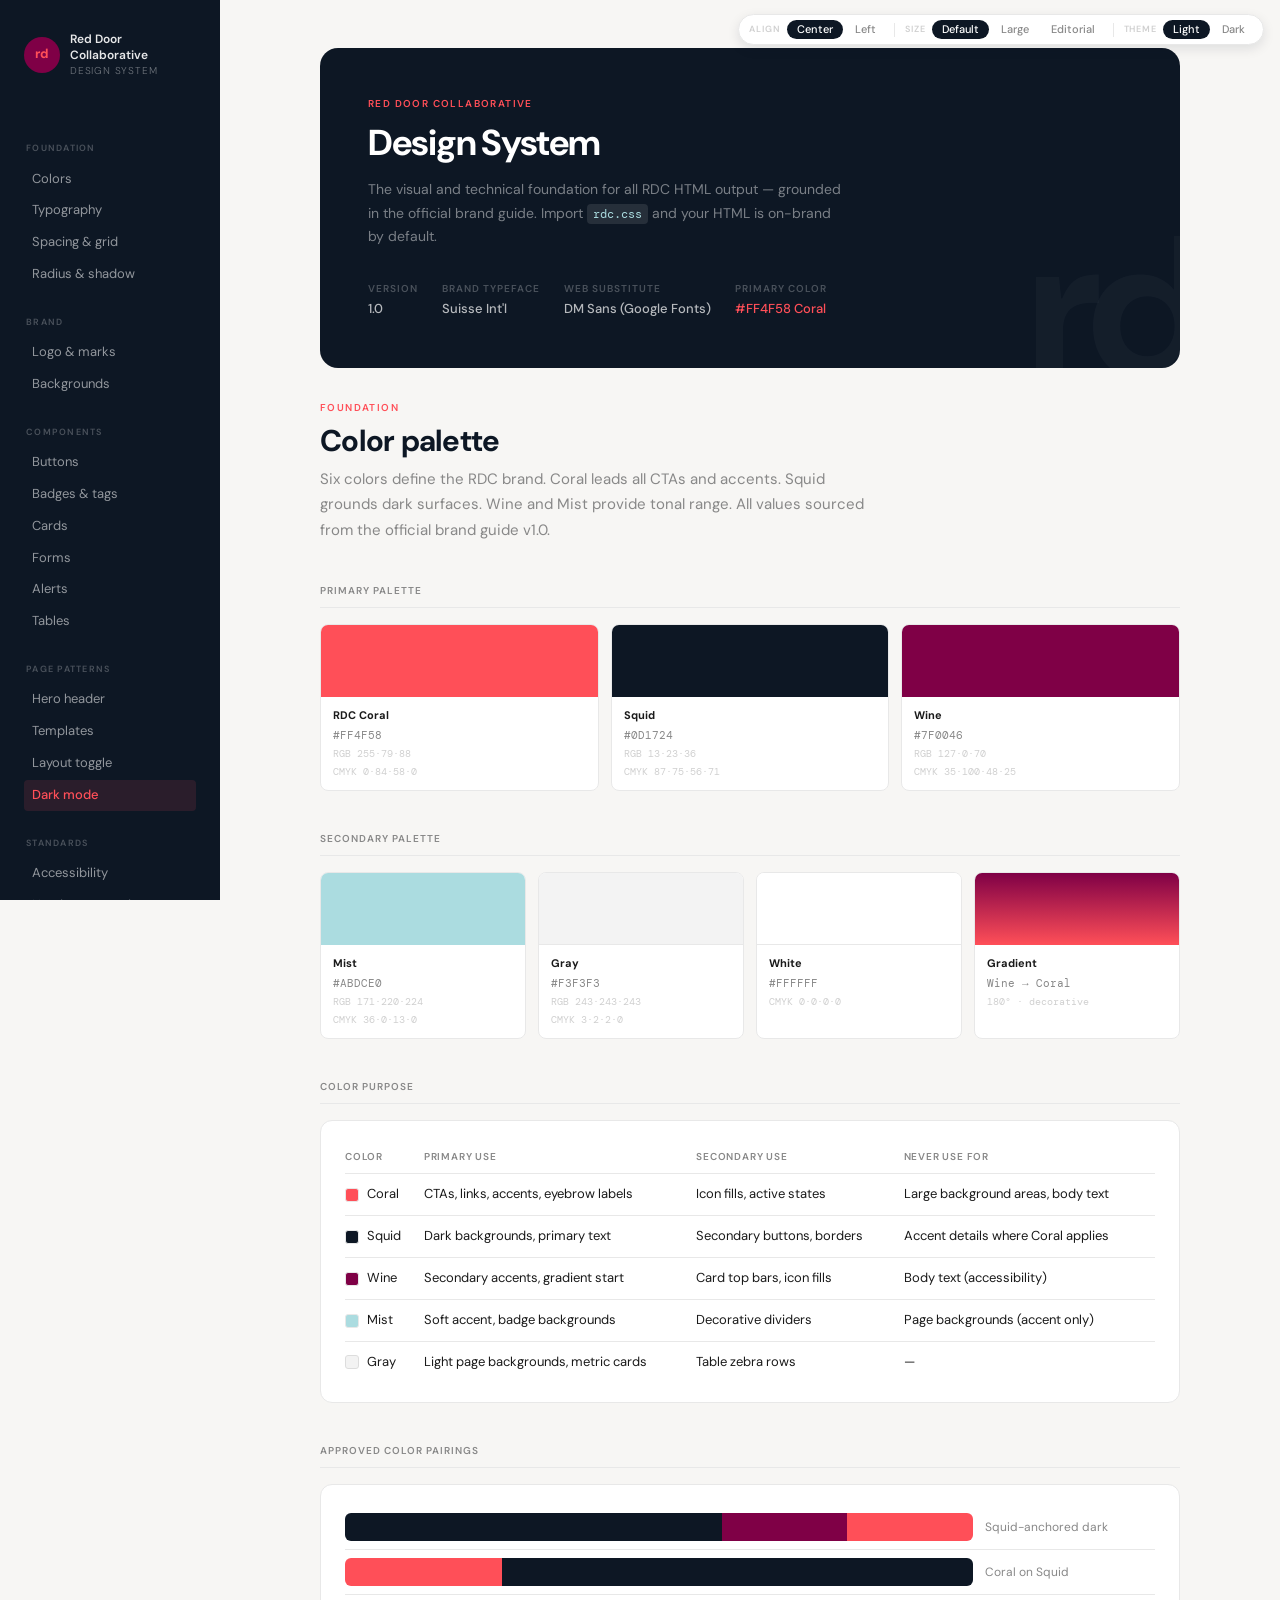
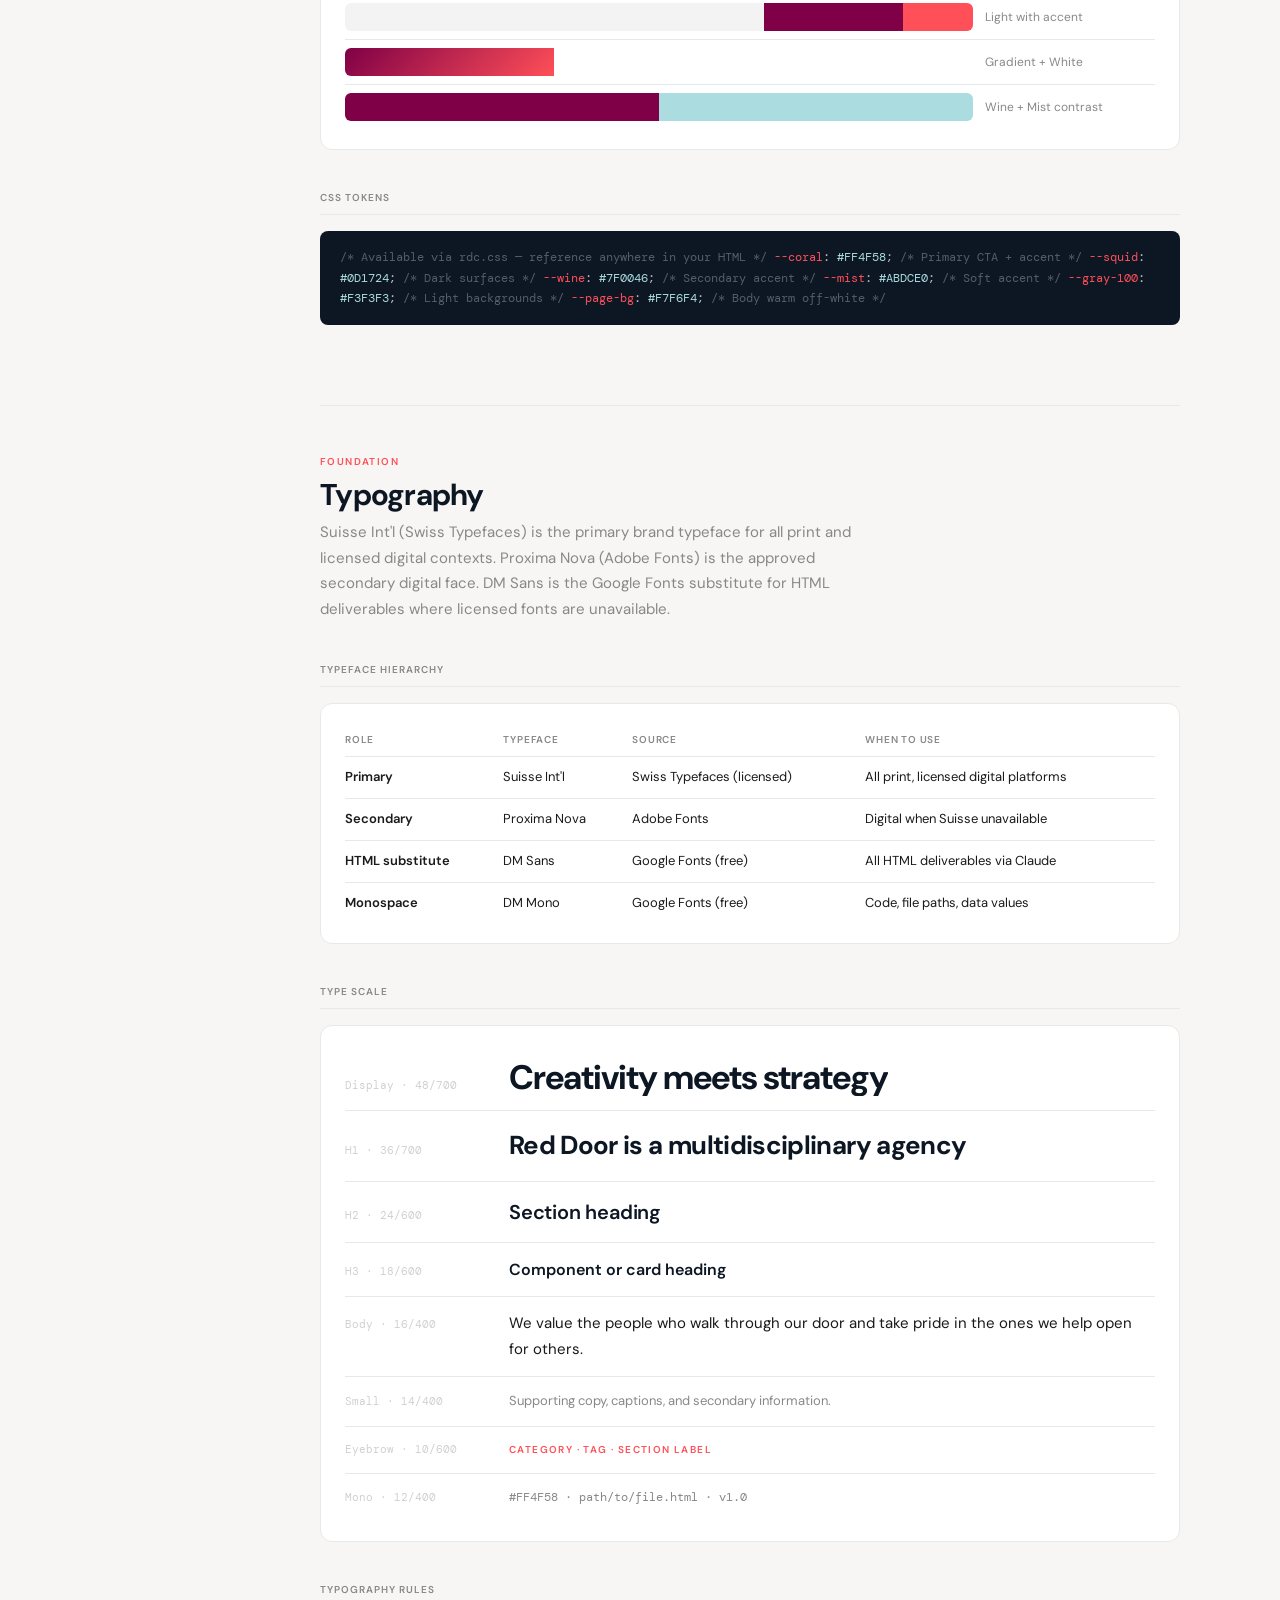
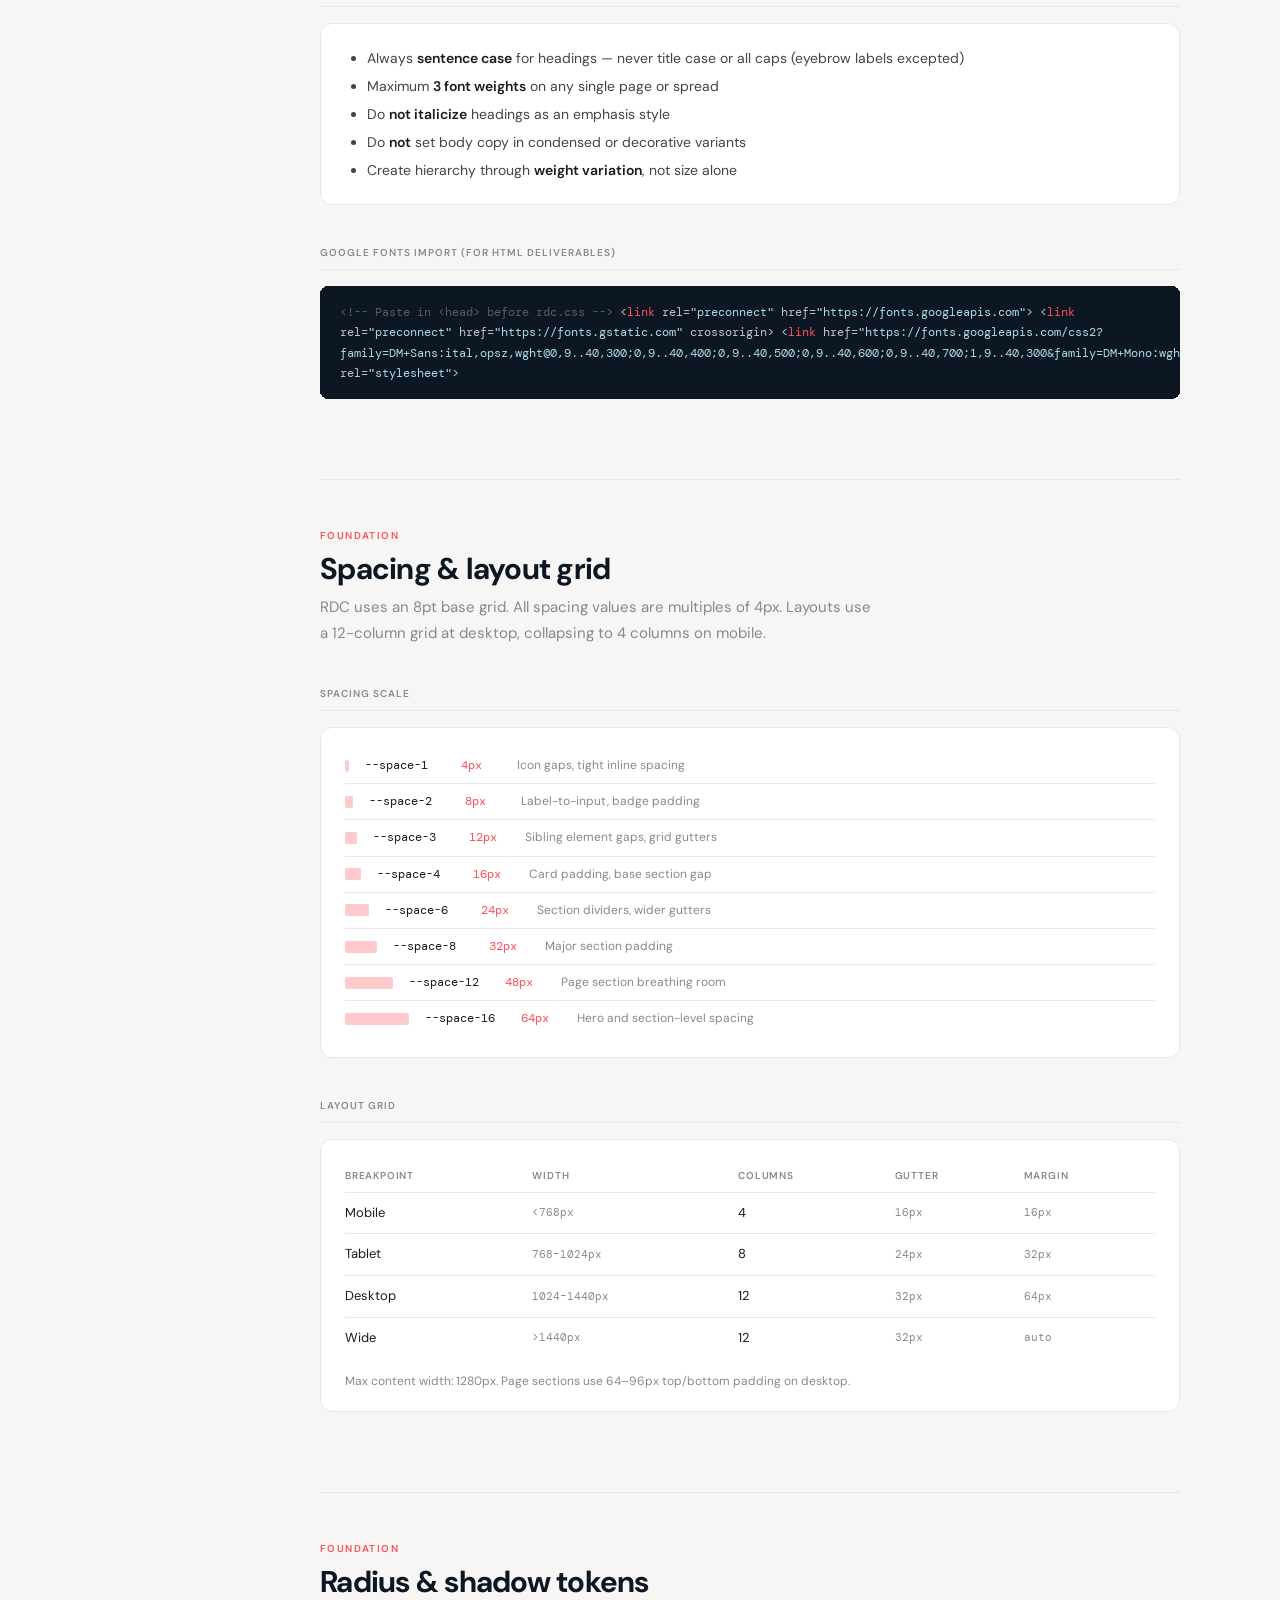
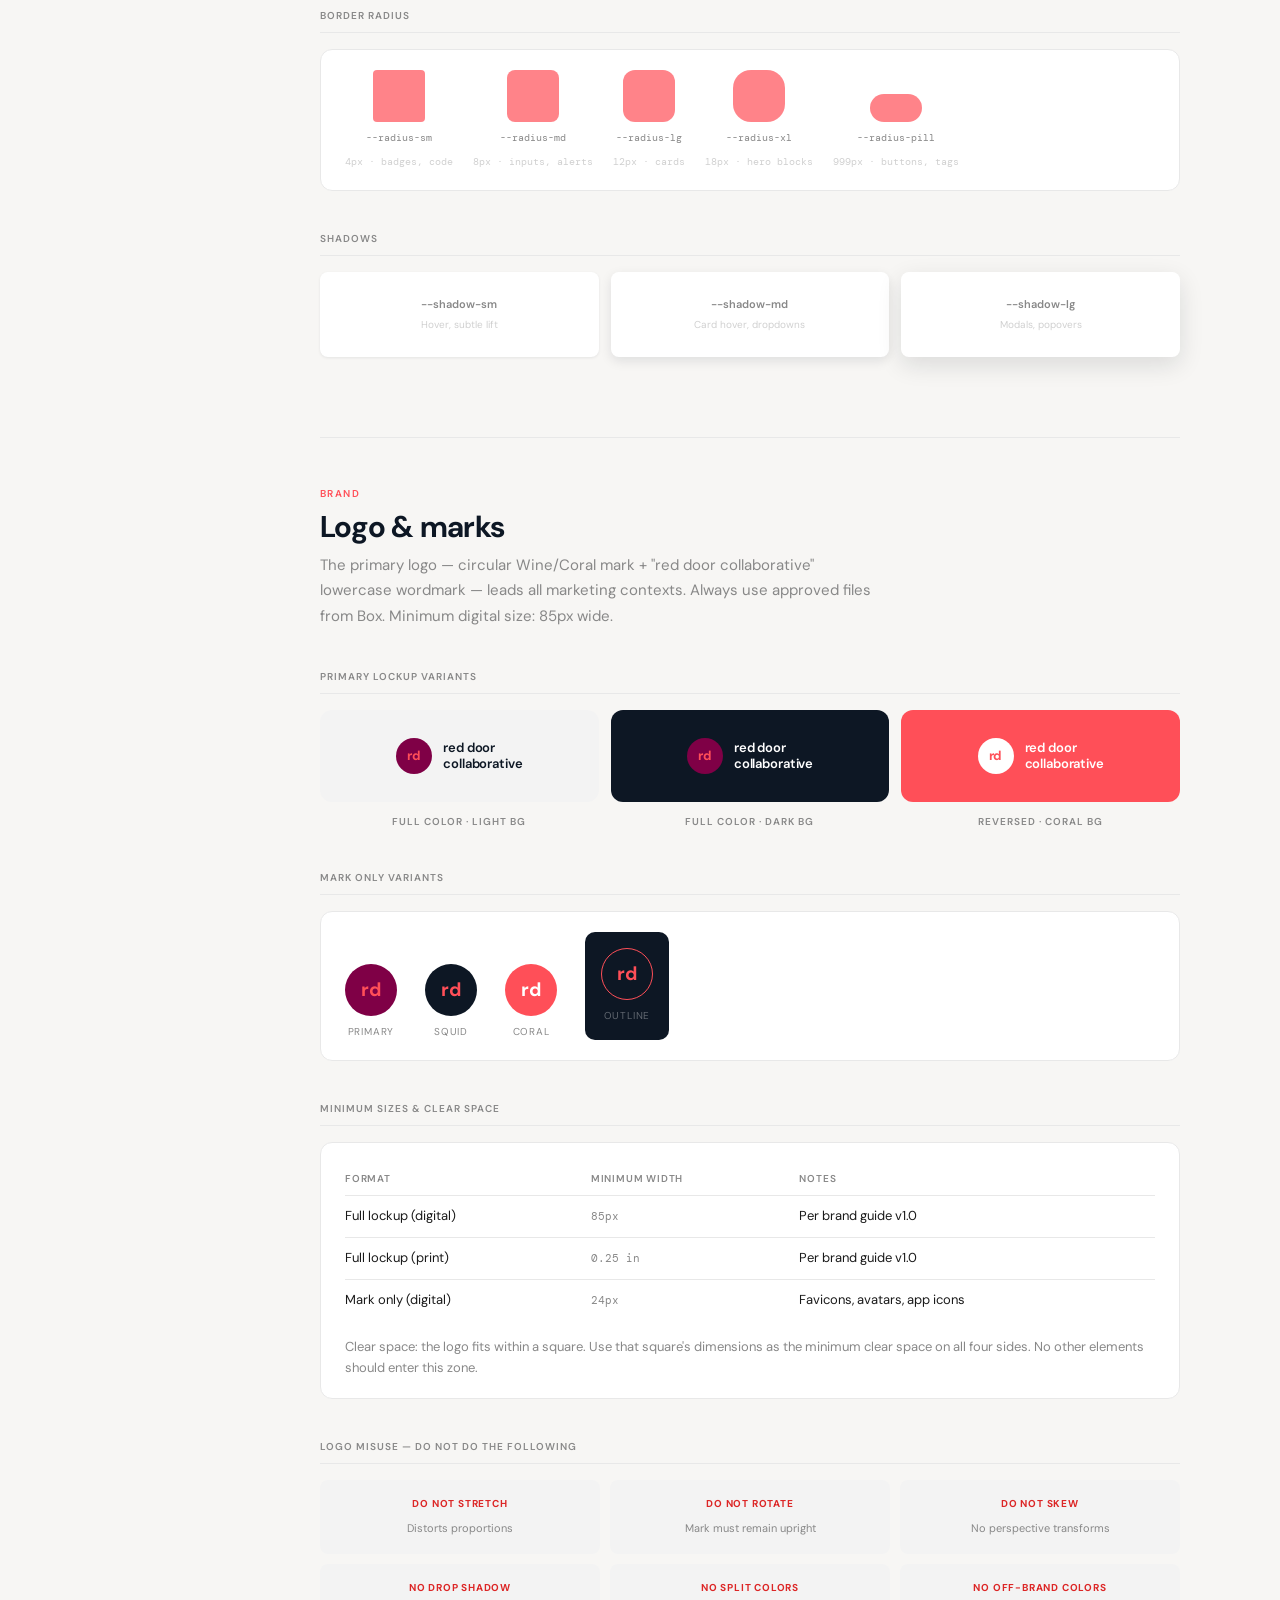
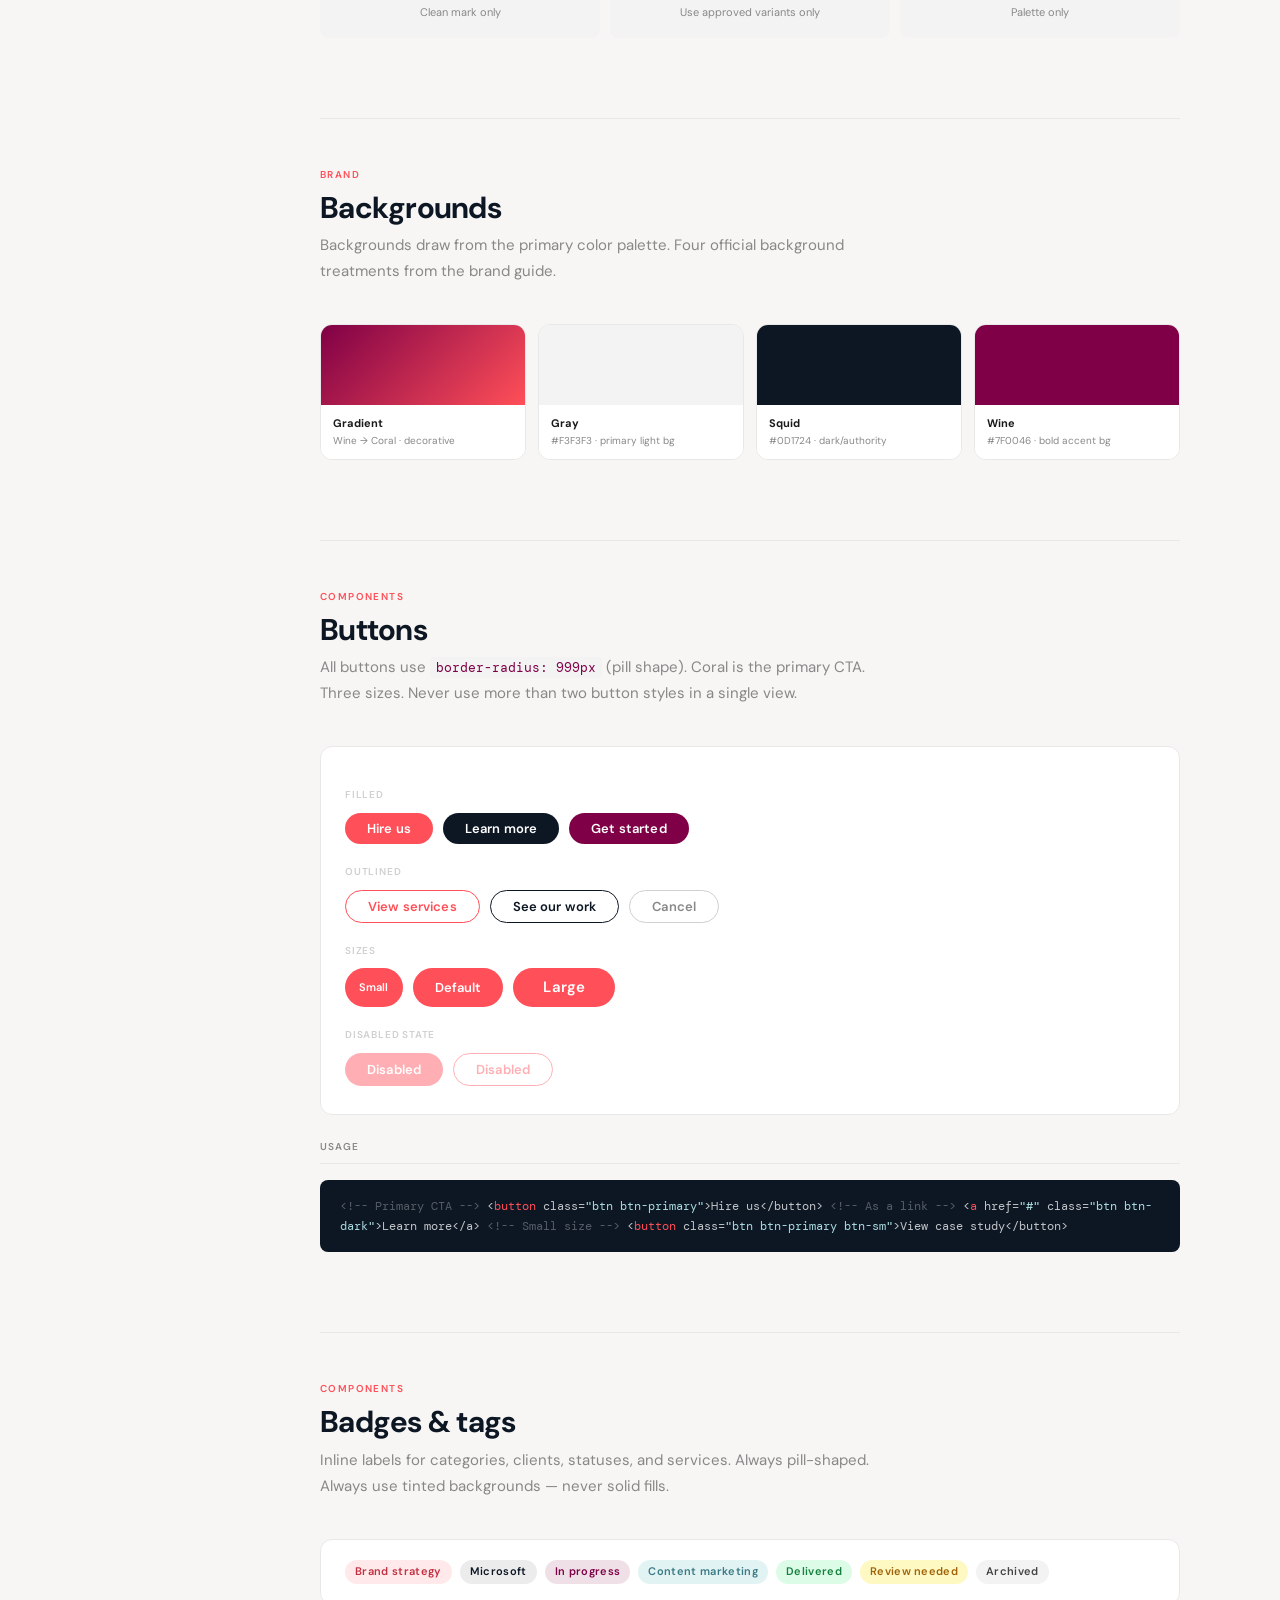
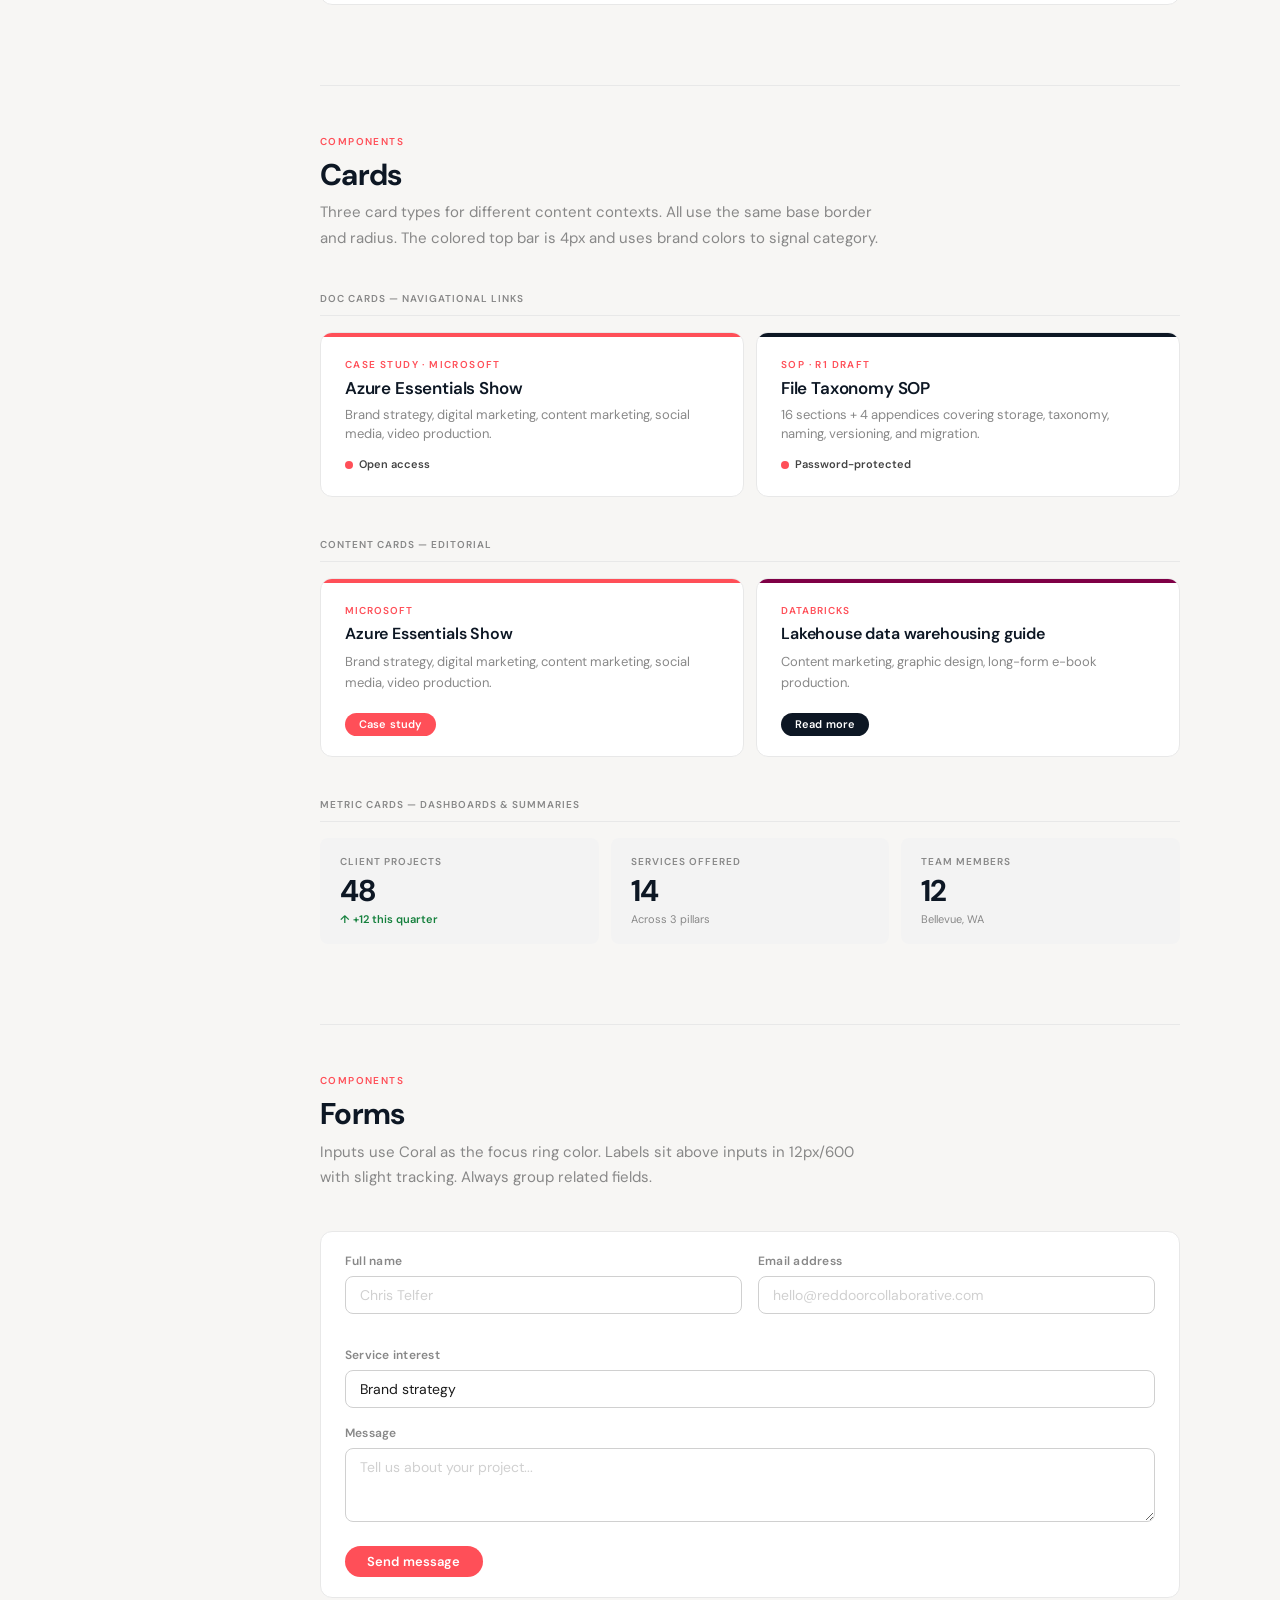
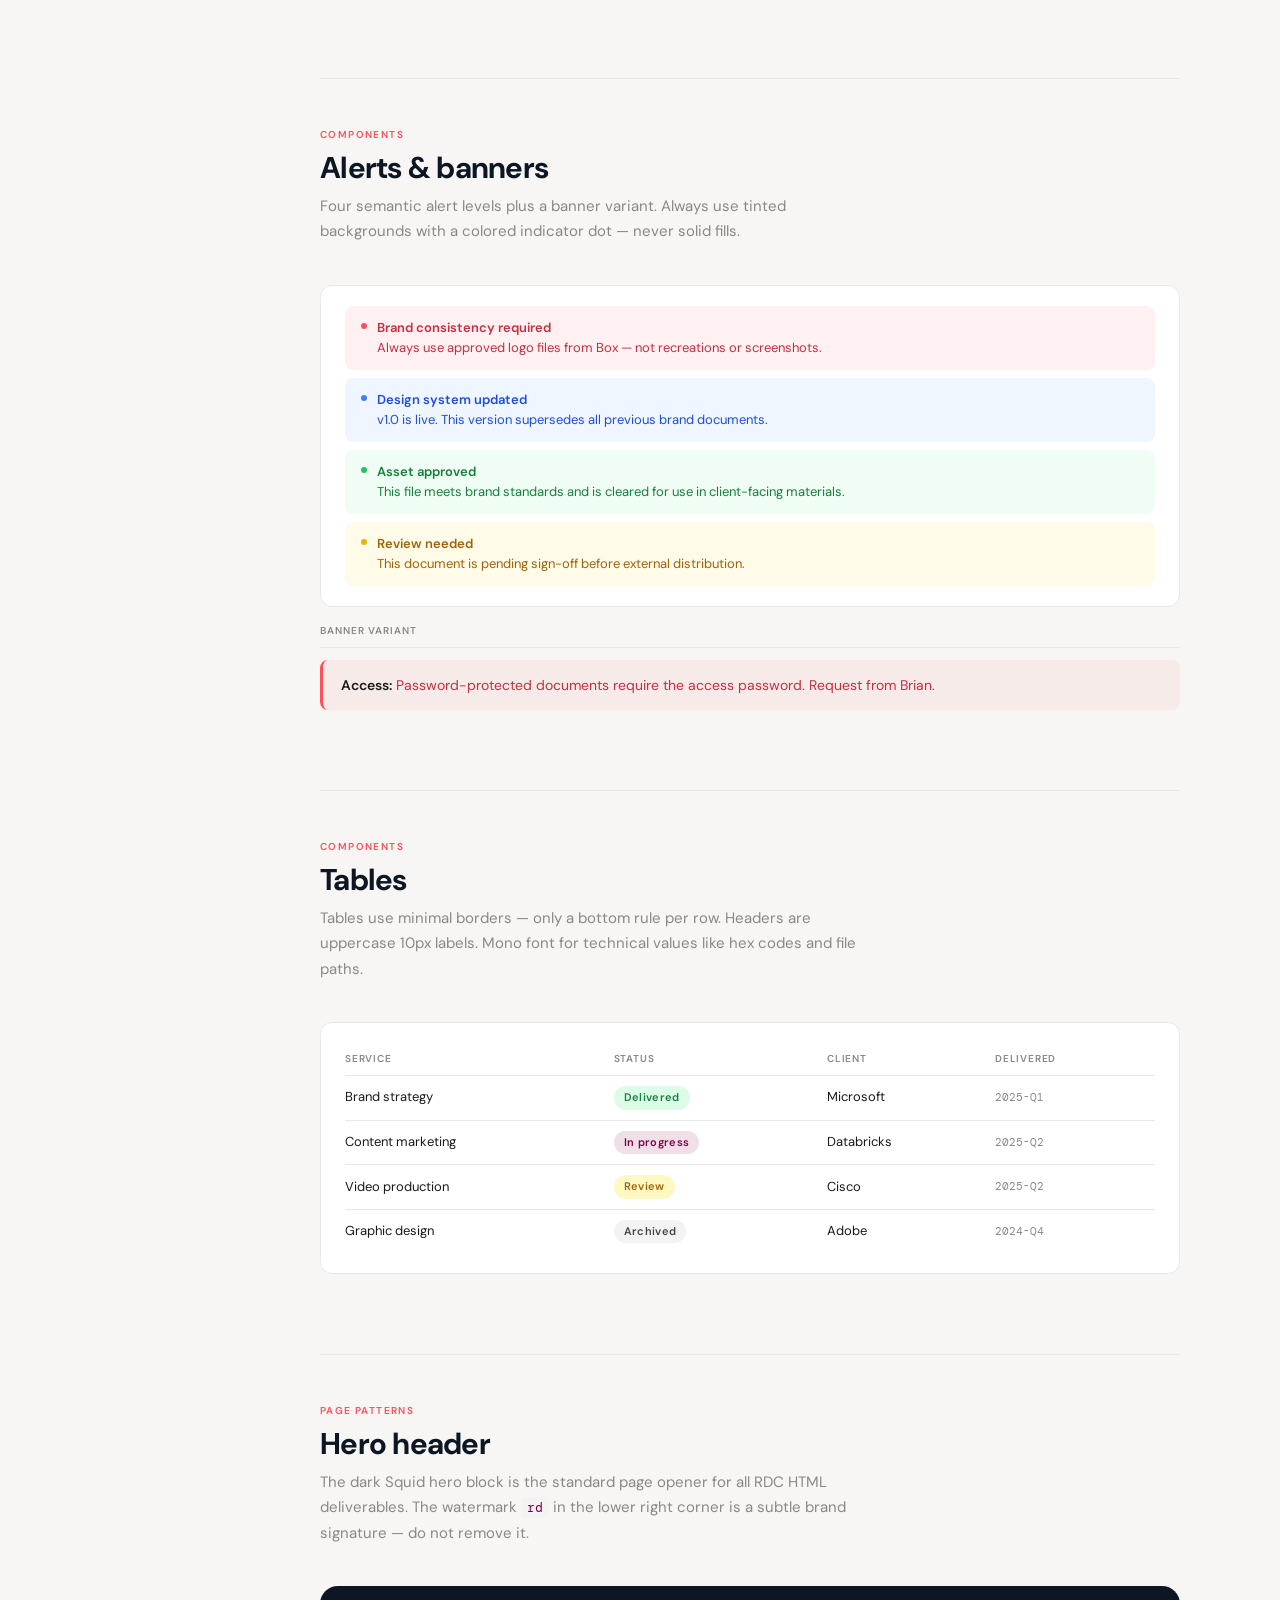
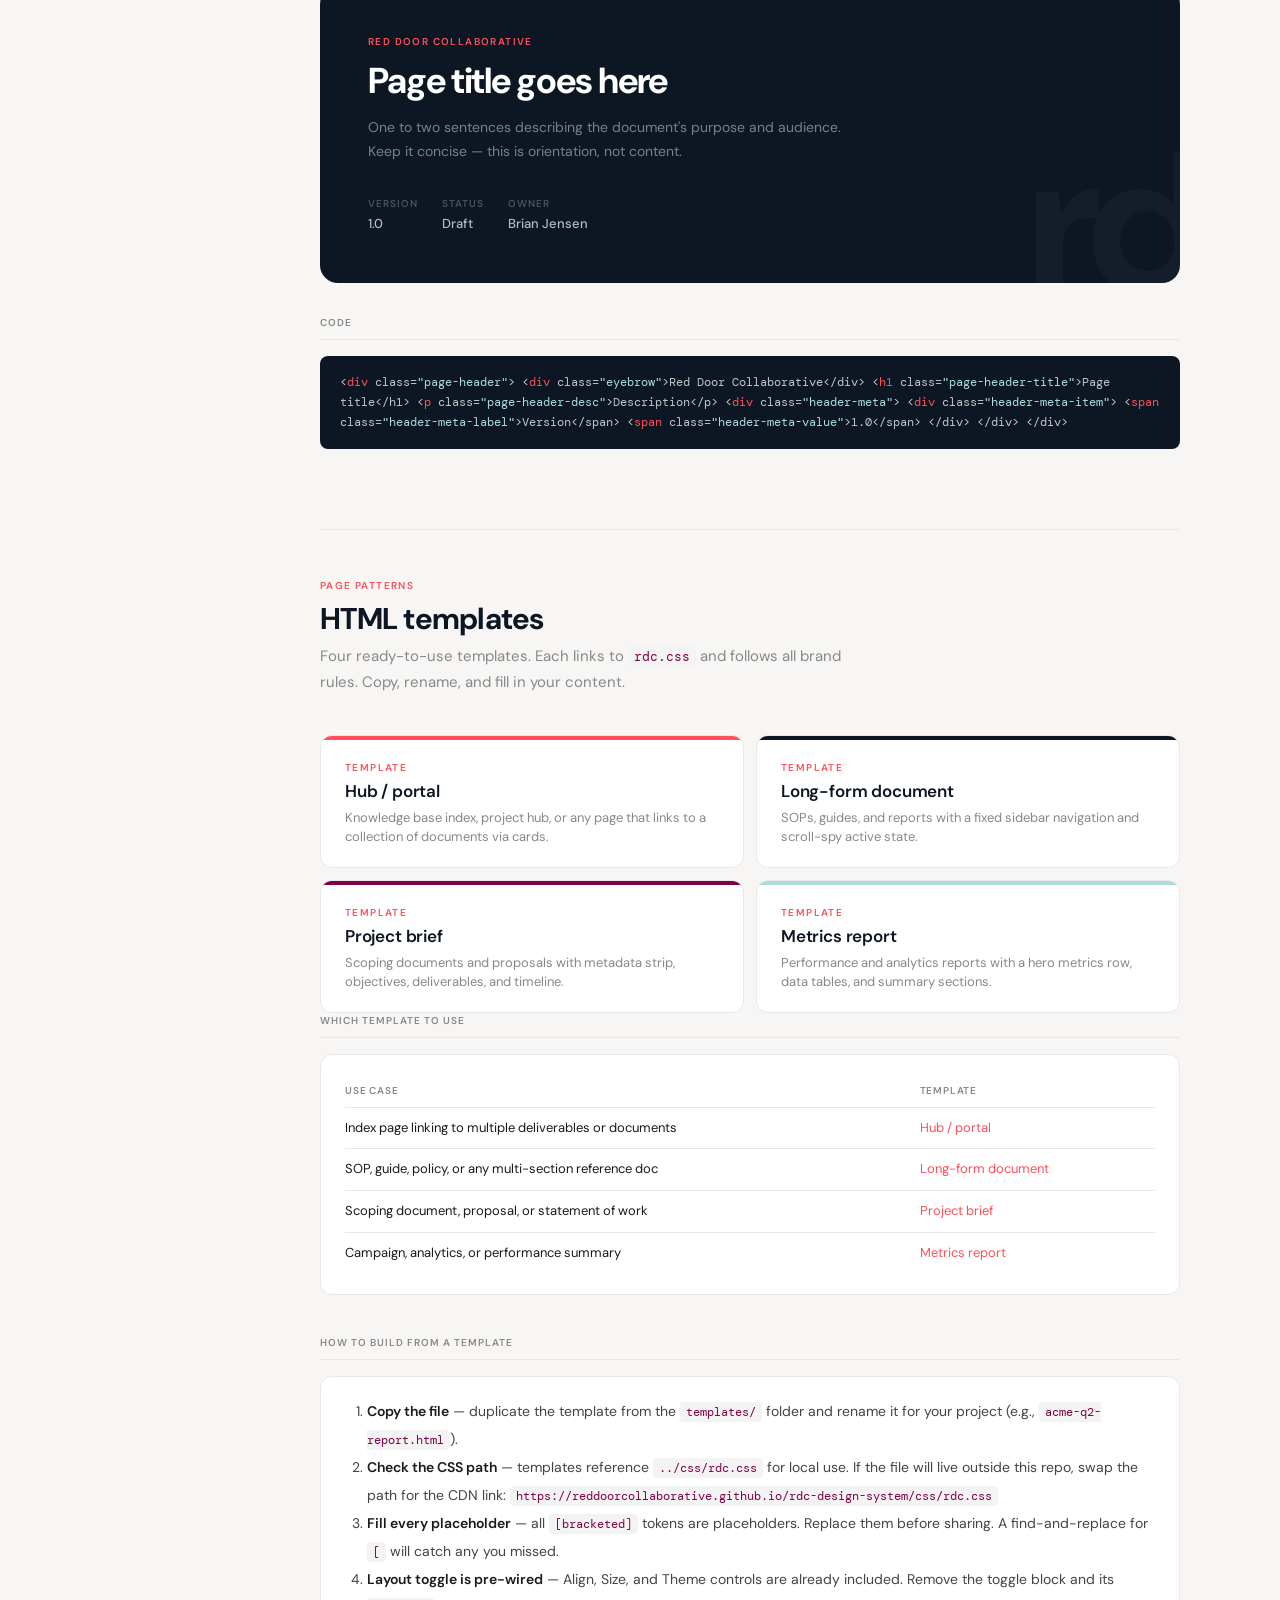
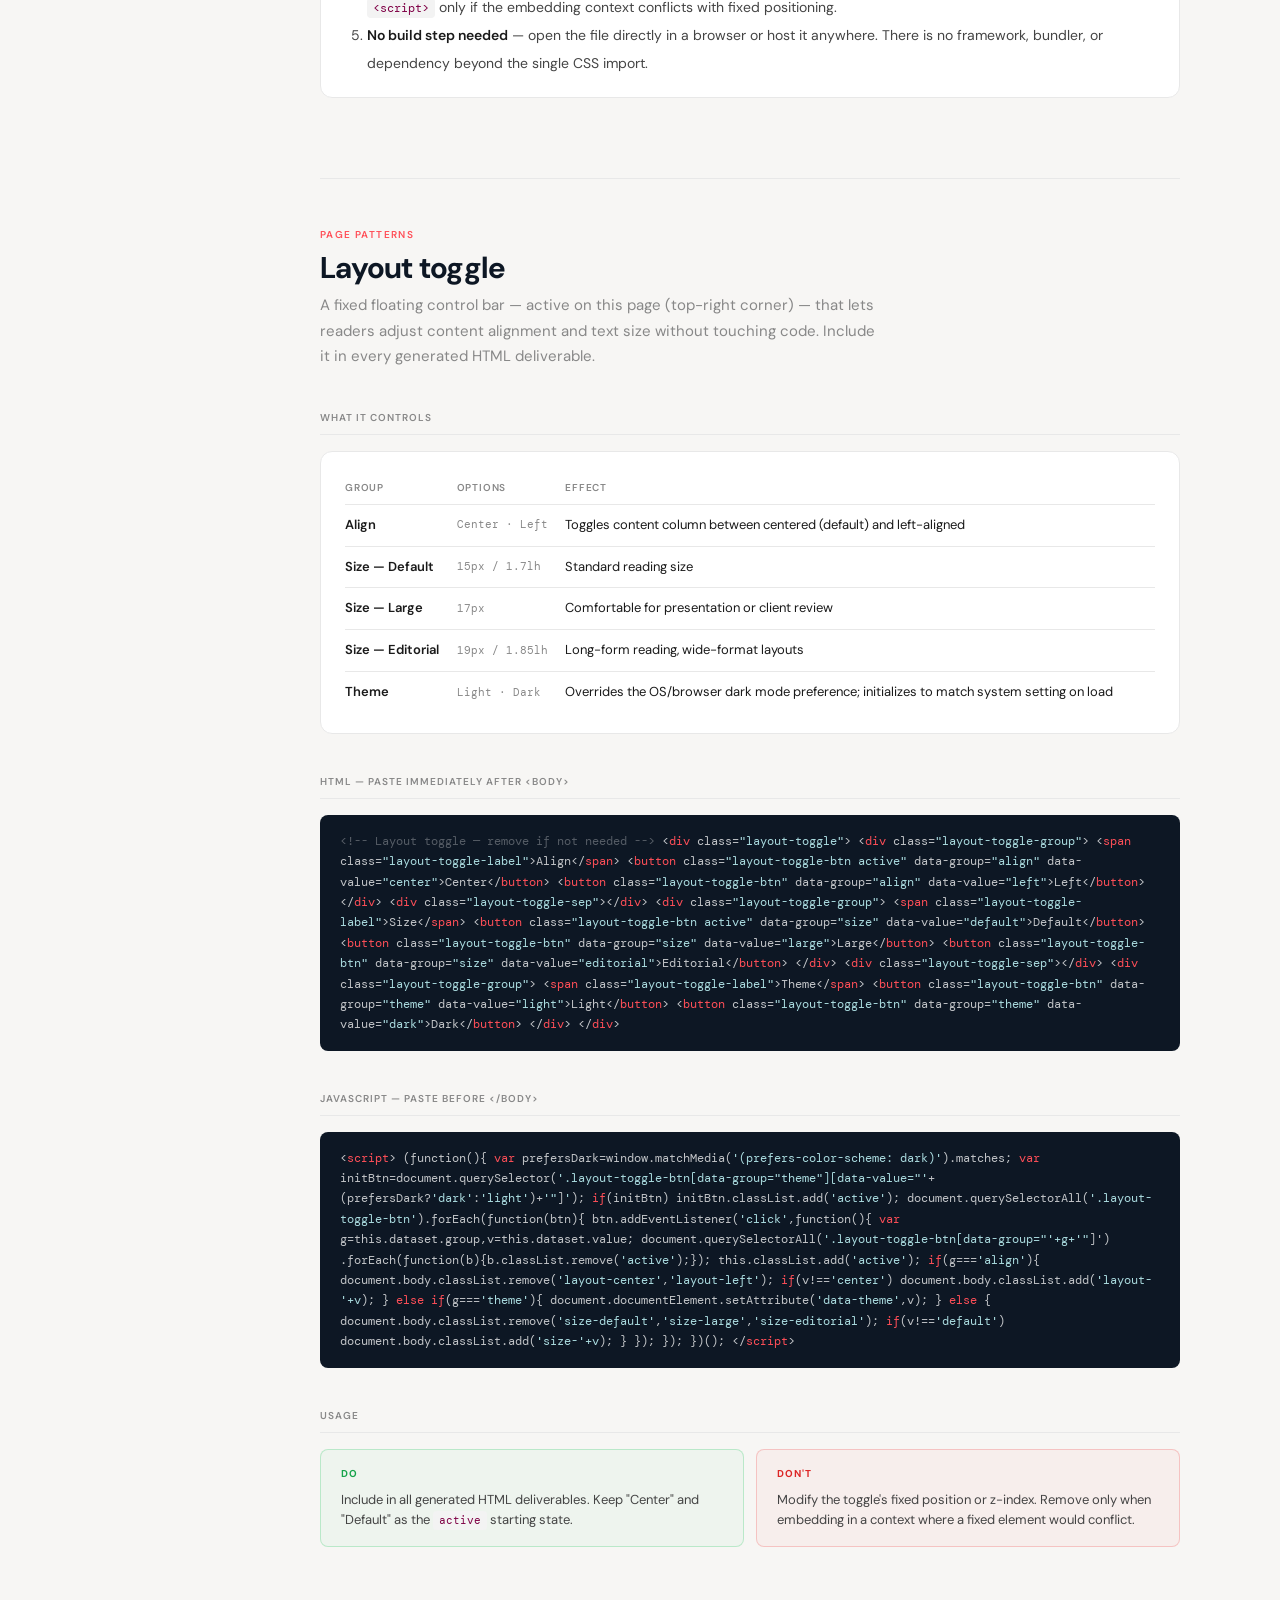
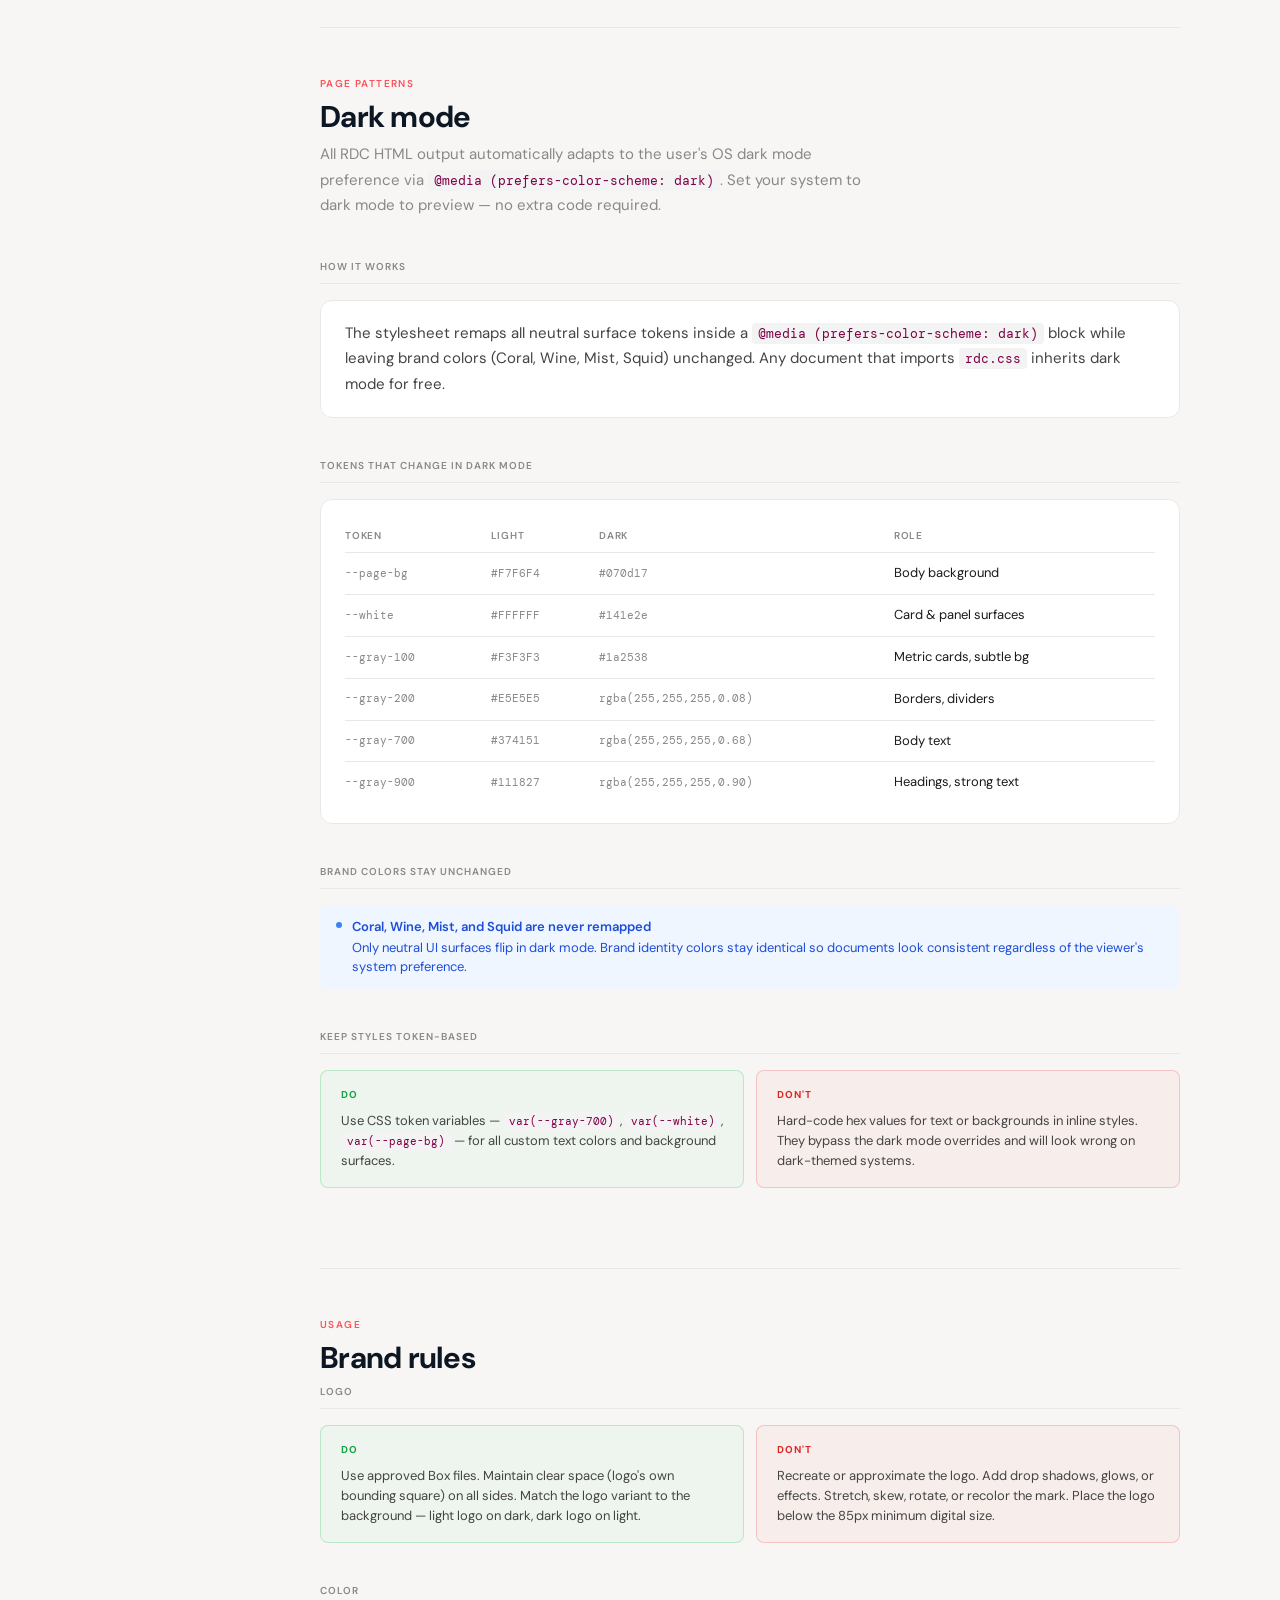
<file: index.html>
<!DOCTYPE html>
<html lang="en">
<head>
<meta charset="UTF-8">
<meta name="viewport" content="width=device-width, initial-scale=1.0">
<title>RDC Design System — Red Door Collaborative</title>
<link rel="preconnect" href="https://fonts.googleapis.com">
<link rel="preconnect" href="https://fonts.gstatic.com" crossorigin>
<link href="https://fonts.googleapis.com/css2?family=DM+Sans:ital,opsz,wght@0,9..40,300;0,9..40,400;0,9..40,500;0,9..40,600;0,9..40,700;1,9..40,300&family=DM+Mono:wght@400;500&display=swap" rel="stylesheet">
<link rel="stylesheet" href="css/rdc.css">
<style>
/* Doc-only styles — not part of rdc.css */
.swatch { border-radius: var(--radius-md); overflow: hidden; border: 1px solid var(--gray-200); background: var(--white); }
.swatch-block { height: 72px; width: 100%; }
.swatch-info { padding: 10px 12px; }
.swatch-name { font-size: 11px; font-weight: 700; color: var(--gray-900); margin-bottom: 2px; }
.swatch-hex  { font-family: var(--font-mono); font-size: 11px; color: var(--gray-500); }
.swatch-sub  { font-family: var(--font-mono); font-size: 10px; color: var(--gray-300); margin-top: 2px; }
.pairing-strip { display: flex; height: 28px; border-radius: 6px; overflow: hidden; flex: 1; }
.pairing-row { display: flex; align-items: center; gap: 12px; padding: 8px 0; border-bottom: 1px solid var(--gray-200); }
.pairing-row:last-child { border-bottom: none; }
.pairing-label { font-size: 12px; color: var(--gray-500); min-width: 170px; }
.type-row { display: flex; align-items: baseline; gap: 1.5rem; padding: 14px 0; border-bottom: 1px solid var(--gray-200); min-width: 0; }
.type-row:last-child { border-bottom: none; }
.type-meta { font-family: var(--font-mono); font-size: 11px; color: var(--gray-300); min-width: 140px; flex-shrink: 0; }
.type-specimen { min-width: 0; overflow: hidden; }
.space-demo { display: flex; align-items: center; gap: 16px; padding: 8px 0; border-bottom: 1px solid var(--gray-200); }
.space-demo:last-child { border-bottom: none; }
.space-bar { background: var(--coral); opacity: 0.3; height: 12px; border-radius: 2px; flex-shrink: 0; }
.space-token { font-family: var(--font-mono); font-size: 12px; color: var(--gray-900); min-width: 80px; }
.space-val { font-family: var(--font-mono); font-size: 12px; color: var(--coral); min-width: 40px; }
.space-use { font-size: 12px; color: var(--gray-500); }
.radius-row { display: flex; gap: 20px; flex-wrap: wrap; align-items: flex-end; }
.radius-item { display: flex; flex-direction: column; align-items: center; gap: 8px; }
.radius-block { width: 52px; height: 52px; background: var(--coral); opacity: 0.7; }
.radius-lbl { font-family: var(--font-mono); font-size: 10px; color: var(--gray-500); }
.logo-preview { border-radius: var(--radius-lg); padding: 1.75rem 1.5rem; display: flex; flex-direction: column; align-items: center; }
.logo-lockup { display: flex; align-items: center; gap: 11px; }
.logo-wordmark { font-size: 13px; font-weight: 600; letter-spacing: -0.01em; line-height: 1.25; }
.logo-preview-lbl { font-size: 10px; font-weight: 600; letter-spacing: 0.1em; text-transform: uppercase; color: var(--gray-500); margin-top: 0.75rem; text-align: center; }
.misuse-grid { display: grid; grid-template-columns: repeat(3, 1fr); gap: 10px; }
.misuse-item { background: var(--gray-100); border-radius: var(--radius-md); padding: 1rem; display: flex; flex-direction: column; align-items: center; gap: 8px; }
.misuse-label { font-size: 10px; font-weight: 700; color: #dc2626; text-transform: uppercase; letter-spacing: 0.08em; text-align: center; }
.btn-group-label { font-size: 10px; font-weight: 600; letter-spacing: 0.08em; text-transform: uppercase; color: var(--gray-300); margin: 1.25rem 0 0.6rem; }
.btn-row { display: flex; flex-wrap: wrap; gap: 10px; margin-bottom: 0.5rem; }
.code-block { background: var(--squid); border-radius: var(--radius-md); padding: 1rem 1.25rem; font-family: var(--font-mono); font-size: 12px; color: rgba(255,255,255,0.75); line-height: 1.7; overflow-x: auto; }
.code-block .kw { color: var(--coral); }
.code-block .str { color: var(--mist); }
.code-block .cmt { color: rgba(255,255,255,0.3); }
.prompt-box { background: var(--gray-100); border: 1px solid var(--gray-200); border-radius: var(--radius-lg); padding: 1.25rem 1.5rem; position: relative; }
.prompt-text { font-family: var(--font-mono); font-size: 12px; color: var(--gray-700); line-height: 1.8; white-space: pre-wrap; }
.copy-btn { position: absolute; top: 12px; right: 12px; font-size: 11px; font-weight: 600; padding: 5px 12px; background: var(--white); border: 1px solid var(--gray-300); border-radius: var(--radius-pill); cursor: pointer; color: var(--gray-700); transition: all 0.15s; font-family: var(--font-sans); }
.copy-btn:hover { border-color: var(--coral); color: var(--coral); }
</style>
</head>
<body>

<!-- Layout toggle -->
<div class="layout-toggle">
  <div class="layout-toggle-group">
    <span class="layout-toggle-label">Align</span>
    <button class="layout-toggle-btn active" data-group="align" data-value="center">Center</button>
    <button class="layout-toggle-btn" data-group="align" data-value="left">Left</button>
  </div>
  <div class="layout-toggle-sep"></div>
  <div class="layout-toggle-group">
    <span class="layout-toggle-label">Size</span>
    <button class="layout-toggle-btn active" data-group="size" data-value="default">Default</button>
    <button class="layout-toggle-btn" data-group="size" data-value="large">Large</button>
    <button class="layout-toggle-btn" data-group="size" data-value="editorial">Editorial</button>
  </div>
  <div class="layout-toggle-sep"></div>
  <div class="layout-toggle-group">
    <span class="layout-toggle-label">Theme</span>
    <button class="layout-toggle-btn" data-group="theme" data-value="light">Light</button>
    <button class="layout-toggle-btn" data-group="theme" data-value="dark">Dark</button>
  </div>
</div>

<aside class="sidebar">
  <a class="sidebar-logo" href="#">
    <div class="logo-mark">rd</div>
    <div class="logo-text">Red Door<br>Collaborative<span>Design System</span></div>
  </a>

  <div class="nav-section-label">Foundation</div>
  <a class="nav-link active" href="#colors">Colors</a>
  <a class="nav-link" href="#typography">Typography</a>
  <a class="nav-link" href="#spacing">Spacing &amp; grid</a>
  <a class="nav-link" href="#tokens">Radius &amp; shadow</a>

  <div class="nav-section-label">Brand</div>
  <a class="nav-link" href="#logos">Logo &amp; marks</a>
  <a class="nav-link" href="#backgrounds">Backgrounds</a>

  <div class="nav-section-label">Components</div>
  <a class="nav-link" href="#buttons">Buttons</a>
  <a class="nav-link" href="#badges">Badges &amp; tags</a>
  <a class="nav-link" href="#cards">Cards</a>
  <a class="nav-link" href="#forms">Forms</a>
  <a class="nav-link" href="#alerts">Alerts</a>
  <a class="nav-link" href="#tables">Tables</a>

  <div class="nav-section-label">Page patterns</div>
  <a class="nav-link" href="#patterns">Hero header</a>
  <a class="nav-link" href="#templates">Templates</a>
  <a class="nav-link" href="#layout-toggle">Layout toggle</a>
  <a class="nav-link" href="#dark-mode">Dark mode</a>

  <div class="nav-section-label">Standards</div>
  <a class="nav-link" href="#accessibility">Accessibility</a>
  <a class="nav-link" href="#naming">Naming conventions</a>

  <div class="nav-section-label">Usage</div>
  <a class="nav-link" href="#guidelines">Brand rules</a>
  <a class="nav-link" href="#for-claude">Using with Claude</a>

  <div class="sidebar-version">v1.0 · 2025</div>
</aside>

<!-- ============================================================
     MAIN CONTENT
============================================================ -->
<main class="sidebar-content">
<div class="sidebar-inner">

  <div class="page-header">
    <div class="eyebrow">Red Door Collaborative</div>
    <h1 class="page-header-title">Design System</h1>
    <p class="page-header-desc">The visual and technical foundation for all RDC HTML output — grounded in the official brand guide. Import <code style="background:rgba(255,255,255,0.1);color:var(--mist);padding:2px 6px;border-radius:4px;font-size:12px;">rdc.css</code> and your HTML is on-brand by default.</p>
    <div class="header-meta">
      <div class="header-meta-item"><span class="header-meta-label">Version</span><span class="header-meta-value">1.0</span></div>
      <div class="header-meta-item"><span class="header-meta-label">Brand typeface</span><span class="header-meta-value">Suisse Int'l</span></div>
      <div class="header-meta-item"><span class="header-meta-label">Web substitute</span><span class="header-meta-value">DM Sans (Google Fonts)</span></div>
      <div class="header-meta-item"><span class="header-meta-label">Primary color</span><span class="header-meta-value" style="color:var(--coral);">#FF4F58 Coral</span></div>
    </div>
  </div>

  <!-- ============================================================
       COLORS
  ============================================================ -->
  <section class="section" id="colors">
    <div class="section-eyebrow">Foundation</div>
    <h2 class="section-title">Color palette</h2>
    <p class="section-desc">Six colors define the RDC brand. Coral leads all CTAs and accents. Squid grounds dark surfaces. Wine and Mist provide tonal range. All values sourced from the official brand guide v1.0.</p>

    <div class="subsection">
      <div class="subsection-label">Primary palette</div>
      <div class="grid-3">
        <div class="swatch">
          <div class="swatch-block" style="background:#FF4F58;"></div>
          <div class="swatch-info">
            <div class="swatch-name">RDC Coral</div>
            <div class="swatch-hex">#FF4F58</div>
            <div class="swatch-sub">RGB 255·79·88</div>
            <div class="swatch-sub">CMYK 0·84·58·0</div>
          </div>
        </div>
        <div class="swatch">
          <div class="swatch-block" style="background:#0D1724;"></div>
          <div class="swatch-info">
            <div class="swatch-name">Squid</div>
            <div class="swatch-hex">#0D1724</div>
            <div class="swatch-sub">RGB 13·23·36</div>
            <div class="swatch-sub">CMYK 87·75·56·71</div>
          </div>
        </div>
        <div class="swatch">
          <div class="swatch-block" style="background:#7F0046;"></div>
          <div class="swatch-info">
            <div class="swatch-name">Wine</div>
            <div class="swatch-hex">#7F0046</div>
            <div class="swatch-sub">RGB 127·0·70</div>
            <div class="swatch-sub">CMYK 35·100·48·25</div>
          </div>
        </div>
      </div>
    </div>

    <div class="subsection">
      <div class="subsection-label">Secondary palette</div>
      <div class="grid-4">
        <div class="swatch">
          <div class="swatch-block" style="background:#ABDCE0;"></div>
          <div class="swatch-info">
            <div class="swatch-name">Mist</div>
            <div class="swatch-hex">#ABDCE0</div>
            <div class="swatch-sub">RGB 171·220·224</div>
            <div class="swatch-sub">CMYK 36·0·13·0</div>
          </div>
        </div>
        <div class="swatch">
          <div class="swatch-block" style="background:#F3F3F3;border-bottom:1px solid var(--gray-200);"></div>
          <div class="swatch-info">
            <div class="swatch-name">Gray</div>
            <div class="swatch-hex">#F3F3F3</div>
            <div class="swatch-sub">RGB 243·243·243</div>
            <div class="swatch-sub">CMYK 3·2·2·0</div>
          </div>
        </div>
        <div class="swatch">
          <div class="swatch-block" style="background:#FFFFFF;border-bottom:1px solid var(--gray-200);"></div>
          <div class="swatch-info">
            <div class="swatch-name">White</div>
            <div class="swatch-hex">#FFFFFF</div>
            <div class="swatch-sub">CMYK 0·0·0·0</div>
          </div>
        </div>
        <div class="swatch">
          <div class="swatch-block" style="background:linear-gradient(180deg,#7F0046 0%,#FF4F58 100%);"></div>
          <div class="swatch-info">
            <div class="swatch-name">Gradient</div>
            <div class="swatch-hex">Wine → Coral</div>
            <div class="swatch-sub">180° · decorative</div>
          </div>
        </div>
      </div>
    </div>

    <div class="subsection">
      <div class="subsection-label">Color purpose</div>
      <div class="card">
        <table class="table-rdc">
          <thead><tr><th>Color</th><th>Primary use</th><th>Secondary use</th><th>Never use for</th></tr></thead>
          <tbody>
            <tr><td><span class="color-dot" style="background:#FF4F58;"></span>Coral</td><td>CTAs, links, accents, eyebrow labels</td><td>Icon fills, active states</td><td>Large background areas, body text</td></tr>
            <tr><td><span class="color-dot" style="background:#0D1724;"></span>Squid</td><td>Dark backgrounds, primary text</td><td>Secondary buttons, borders</td><td>Accent details where Coral applies</td></tr>
            <tr><td><span class="color-dot" style="background:#7F0046;"></span>Wine</td><td>Secondary accents, gradient start</td><td>Card top bars, icon fills</td><td>Body text (accessibility)</td></tr>
            <tr><td><span class="color-dot" style="background:#ABDCE0;"></span>Mist</td><td>Soft accent, badge backgrounds</td><td>Decorative dividers</td><td>Page backgrounds (accent only)</td></tr>
            <tr><td><span class="color-dot" style="background:#F3F3F3;border:1px solid #ddd;"></span>Gray</td><td>Light page backgrounds, metric cards</td><td>Table zebra rows</td><td>—</td></tr>
          </tbody>
        </table>
      </div>
    </div>

    <div class="subsection">
      <div class="subsection-label">Approved color pairings</div>
      <div class="card">
        <div class="pairing-row">
          <div class="pairing-strip"><div style="flex:3;background:#0D1724;"></div><div style="flex:1;background:#7F0046;"></div><div style="flex:1;background:#FF4F58;"></div></div>
          <div class="pairing-label">Squid-anchored dark</div>
        </div>
        <div class="pairing-row">
          <div class="pairing-strip"><div style="flex:1;background:#FF4F58;"></div><div style="flex:3;background:#0D1724;"></div></div>
          <div class="pairing-label">Coral on Squid</div>
        </div>
        <div class="pairing-row">
          <div class="pairing-strip"><div style="flex:3;background:#F3F3F3;"></div><div style="flex:1;background:#7F0046;"></div><div style="flex:0.5;background:#FF4F58;"></div></div>
          <div class="pairing-label">Light with accent</div>
        </div>
        <div class="pairing-row">
          <div class="pairing-strip"><div style="flex:1;background:linear-gradient(135deg,#7F0046,#FF4F58);"></div><div style="flex:2;background:#FFFFFF;"></div></div>
          <div class="pairing-label">Gradient + White</div>
        </div>
        <div class="pairing-row">
          <div class="pairing-strip"><div style="flex:1;background:#7F0046;"></div><div style="flex:1;background:#ABDCE0;"></div></div>
          <div class="pairing-label">Wine + Mist contrast</div>
        </div>
      </div>
    </div>

    <div class="subsection">
      <div class="subsection-label">CSS tokens</div>
      <div class="code-block">
<span class="cmt">/* Available via rdc.css — reference anywhere in your HTML */</span>
<span class="kw">--coral</span>:  <span class="str">#FF4F58</span>;  <span class="cmt">/* Primary CTA + accent */</span>
<span class="kw">--squid</span>:  <span class="str">#0D1724</span>;  <span class="cmt">/* Dark surfaces */</span>
<span class="kw">--wine</span>:   <span class="str">#7F0046</span>;  <span class="cmt">/* Secondary accent */</span>
<span class="kw">--mist</span>:   <span class="str">#ABDCE0</span>;  <span class="cmt">/* Soft accent */</span>
<span class="kw">--gray-100</span>: <span class="str">#F3F3F3</span>; <span class="cmt">/* Light backgrounds */</span>
<span class="kw">--page-bg</span>:  <span class="str">#F7F6F4</span>; <span class="cmt">/* Body warm off-white */</span></div>
    </div>
  </section>
  <hr class="divider">

  <!-- ============================================================
       TYPOGRAPHY
  ============================================================ -->
  <section class="section" id="typography">
    <div class="section-eyebrow">Foundation</div>
    <h2 class="section-title">Typography</h2>
    <p class="section-desc">Suisse Int'l (Swiss Typefaces) is the primary brand typeface for all print and licensed digital contexts. Proxima Nova (Adobe Fonts) is the approved secondary digital face. DM Sans is the Google Fonts substitute for HTML deliverables where licensed fonts are unavailable.</p>

    <div class="subsection">
      <div class="subsection-label">Typeface hierarchy</div>
      <div class="card">
        <table class="table-rdc">
          <thead><tr><th>Role</th><th>Typeface</th><th>Source</th><th>When to use</th></tr></thead>
          <tbody>
            <tr><td><strong>Primary</strong></td><td>Suisse Int'l</td><td>Swiss Typefaces (licensed)</td><td>All print, licensed digital platforms</td></tr>
            <tr><td><strong>Secondary</strong></td><td>Proxima Nova</td><td>Adobe Fonts</td><td>Digital when Suisse unavailable</td></tr>
            <tr><td><strong>HTML substitute</strong></td><td>DM Sans</td><td>Google Fonts (free)</td><td>All HTML deliverables via Claude</td></tr>
            <tr><td><strong>Monospace</strong></td><td>DM Mono</td><td>Google Fonts (free)</td><td>Code, file paths, data values</td></tr>
          </tbody>
        </table>
      </div>
    </div>

    <div class="subsection">
      <div class="subsection-label">Type scale</div>
      <div class="card">
        <div class="type-row">
          <div class="type-meta">Display · 48/700</div>
          <div class="type-specimen" style="font-size:34px;font-weight:700;letter-spacing:-0.03em;line-height:1.05;color:var(--squid);">Creativity meets strategy</div>
        </div>
        <div class="type-row">
          <div class="type-meta">H1 · 36/700</div>
          <div class="type-specimen" style="font-size:26px;font-weight:700;letter-spacing:-0.025em;color:var(--squid);">Red Door is a multidisciplinary agency</div>
        </div>
        <div class="type-row">
          <div class="type-meta">H2 · 24/600</div>
          <div class="type-specimen" style="font-size:20px;font-weight:600;letter-spacing:-0.01em;color:var(--squid);">Section heading</div>
        </div>
        <div class="type-row">
          <div class="type-meta">H3 · 18/600</div>
          <div class="type-specimen" style="font-size:16px;font-weight:600;color:var(--squid);">Component or card heading</div>
        </div>
        <div class="type-row">
          <div class="type-meta">Body · 16/400</div>
          <div class="type-specimen" style="font-size:15px;font-weight:400;line-height:1.7;color:#1A1A1A;">We value the people who walk through our door and take pride in the ones we help open for others.</div>
        </div>
        <div class="type-row">
          <div class="type-meta">Small · 14/400</div>
          <div class="type-specimen" style="font-size:13px;font-weight:400;color:var(--gray-500);line-height:1.6;">Supporting copy, captions, and secondary information.</div>
        </div>
        <div class="type-row">
          <div class="type-meta">Eyebrow · 10/600</div>
          <div class="type-specimen" style="font-size:10px;font-weight:600;letter-spacing:0.14em;text-transform:uppercase;color:var(--coral);">Category · Tag · Section label</div>
        </div>
        <div class="type-row">
          <div class="type-meta">Mono · 12/400</div>
          <div class="type-specimen" style="font-family:var(--font-mono);font-size:12px;color:var(--gray-500);">#FF4F58 · path/to/file.html · v1.0</div>
        </div>
      </div>
    </div>

    <div class="subsection">
      <div class="subsection-label">Typography rules</div>
      <div class="card">
        <ul style="line-height:2.2;">
          <li>Always <strong>sentence case</strong> for headings — never title case or all caps (eyebrow labels excepted)</li>
          <li>Maximum <strong>3 font weights</strong> on any single page or spread</li>
          <li>Do <strong>not italicize</strong> headings as an emphasis style</li>
          <li>Do <strong>not</strong> set body copy in condensed or decorative variants</li>
          <li>Create hierarchy through <strong>weight variation</strong>, not size alone</li>
        </ul>
      </div>
    </div>

    <div class="subsection">
      <div class="subsection-label">Google Fonts import (for HTML deliverables)</div>
      <div class="code-block"><span class="cmt">&lt;!-- Paste in &lt;head&gt; before rdc.css --&gt;</span>
&lt;<span class="kw">link</span> rel=<span class="str">"preconnect"</span> href=<span class="str">"https://fonts.googleapis.com"</span>&gt;
&lt;<span class="kw">link</span> rel=<span class="str">"preconnect"</span> href=<span class="str">"https://fonts.gstatic.com"</span> crossorigin&gt;
&lt;<span class="kw">link</span> href=<span class="str">"https://fonts.googleapis.com/css2?family=DM+Sans:ital,opsz,wght@0,9..40,300;0,9..40,400;0,9..40,500;0,9..40,600;0,9..40,700;1,9..40,300&amp;family=DM+Mono:wght@400;500&amp;display=swap"</span> rel=<span class="str">"stylesheet"</span>&gt;</div>
    </div>
  </section>
  <hr class="divider">

  <!-- ============================================================
       SPACING
  ============================================================ -->
  <section class="section" id="spacing">
    <div class="section-eyebrow">Foundation</div>
    <h2 class="section-title">Spacing &amp; layout grid</h2>
    <p class="section-desc">RDC uses an 8pt base grid. All spacing values are multiples of 4px. Layouts use a 12-column grid at desktop, collapsing to 4 columns on mobile.</p>

    <div class="subsection">
      <div class="subsection-label">Spacing scale</div>
      <div class="card">
        <div class="space-demo"><div class="space-bar" style="width:4px;"></div><div class="space-token">--space-1</div><div class="space-val">4px</div><div class="space-use">Icon gaps, tight inline spacing</div></div>
        <div class="space-demo"><div class="space-bar" style="width:8px;"></div><div class="space-token">--space-2</div><div class="space-val">8px</div><div class="space-use">Label-to-input, badge padding</div></div>
        <div class="space-demo"><div class="space-bar" style="width:12px;"></div><div class="space-token">--space-3</div><div class="space-val">12px</div><div class="space-use">Sibling element gaps, grid gutters</div></div>
        <div class="space-demo"><div class="space-bar" style="width:16px;"></div><div class="space-token">--space-4</div><div class="space-val">16px</div><div class="space-use">Card padding, base section gap</div></div>
        <div class="space-demo"><div class="space-bar" style="width:24px;"></div><div class="space-token">--space-6</div><div class="space-val">24px</div><div class="space-use">Section dividers, wider gutters</div></div>
        <div class="space-demo"><div class="space-bar" style="width:32px;"></div><div class="space-token">--space-8</div><div class="space-val">32px</div><div class="space-use">Major section padding</div></div>
        <div class="space-demo"><div class="space-bar" style="width:48px;"></div><div class="space-token">--space-12</div><div class="space-val">48px</div><div class="space-use">Page section breathing room</div></div>
        <div class="space-demo"><div class="space-bar" style="width:64px;"></div><div class="space-token">--space-16</div><div class="space-val">64px</div><div class="space-use">Hero and section-level spacing</div></div>
      </div>
    </div>

    <div class="subsection">
      <div class="subsection-label">Layout grid</div>
      <div class="card">
        <table class="table-rdc">
          <thead><tr><th>Breakpoint</th><th>Width</th><th>Columns</th><th>Gutter</th><th>Margin</th></tr></thead>
          <tbody>
            <tr><td>Mobile</td><td class="mono">&lt;768px</td><td>4</td><td class="mono">16px</td><td class="mono">16px</td></tr>
            <tr><td>Tablet</td><td class="mono">768–1024px</td><td>8</td><td class="mono">24px</td><td class="mono">32px</td></tr>
            <tr><td>Desktop</td><td class="mono">1024–1440px</td><td>12</td><td class="mono">32px</td><td class="mono">64px</td></tr>
            <tr><td>Wide</td><td class="mono">&gt;1440px</td><td>12</td><td class="mono">32px</td><td class="mono">auto</td></tr>
          </tbody>
        </table>
        <p style="font-size:12px;color:var(--gray-500);margin-top:12px;">Max content width: 1280px. Page sections use 64–96px top/bottom padding on desktop.</p>
      </div>
    </div>
  </section>
  <hr class="divider">

  <!-- ============================================================
       RADIUS & SHADOW
  ============================================================ -->
  <section class="section" id="tokens">
    <div class="section-eyebrow">Foundation</div>
    <h2 class="section-title">Radius &amp; shadow tokens</h2>

    <div class="subsection">
      <div class="subsection-label">Border radius</div>
      <div class="card">
        <div class="radius-row">
          <div class="radius-item"><div class="radius-block" style="border-radius:4px;"></div><div class="radius-lbl">--radius-sm</div><div class="radius-lbl" style="color:var(--gray-300);">4px · badges, code</div></div>
          <div class="radius-item"><div class="radius-block" style="border-radius:8px;"></div><div class="radius-lbl">--radius-md</div><div class="radius-lbl" style="color:var(--gray-300);">8px · inputs, alerts</div></div>
          <div class="radius-item"><div class="radius-block" style="border-radius:12px;"></div><div class="radius-lbl">--radius-lg</div><div class="radius-lbl" style="color:var(--gray-300);">12px · cards</div></div>
          <div class="radius-item"><div class="radius-block" style="border-radius:18px;"></div><div class="radius-lbl">--radius-xl</div><div class="radius-lbl" style="color:var(--gray-300);">18px · hero blocks</div></div>
          <div class="radius-item"><div class="radius-block" style="border-radius:999px;width:52px;height:28px;"></div><div class="radius-lbl">--radius-pill</div><div class="radius-lbl" style="color:var(--gray-300);">999px · buttons, tags</div></div>
        </div>
      </div>
    </div>

    <div class="subsection">
      <div class="subsection-label">Shadows</div>
      <div class="grid-3">
        <div style="background:var(--white);border-radius:var(--radius-md);padding:1.5rem;box-shadow:var(--shadow-sm);text-align:center;"><div style="font-size:11px;color:var(--gray-500);font-weight:600;">--shadow-sm</div><div style="font-size:10px;color:var(--gray-300);margin-top:4px;">Hover, subtle lift</div></div>
        <div style="background:var(--white);border-radius:var(--radius-md);padding:1.5rem;box-shadow:var(--shadow-md);text-align:center;"><div style="font-size:11px;color:var(--gray-500);font-weight:600;">--shadow-md</div><div style="font-size:10px;color:var(--gray-300);margin-top:4px;">Card hover, dropdowns</div></div>
        <div style="background:var(--white);border-radius:var(--radius-md);padding:1.5rem;box-shadow:var(--shadow-lg);text-align:center;"><div style="font-size:11px;color:var(--gray-500);font-weight:600;">--shadow-lg</div><div style="font-size:10px;color:var(--gray-300);margin-top:4px;">Modals, popovers</div></div>
      </div>
    </div>
  </section>
  <hr class="divider">

  <!-- ============================================================
       LOGOS
  ============================================================ -->
  <section class="section" id="logos">
    <div class="section-eyebrow">Brand</div>
    <h2 class="section-title">Logo &amp; marks</h2>
    <p class="section-desc">The primary logo — circular Wine/Coral mark + "red door collaborative" lowercase wordmark — leads all marketing contexts. Always use approved files from Box. Minimum digital size: 85px wide.</p>

    <div class="subsection">
      <div class="subsection-label">Primary lockup variants</div>
      <div class="grid-3">
        <div>
          <div class="logo-preview" style="background:#F3F3F3;">
            <div class="logo-lockup">
              <div class="logo-mark">rd</div>
              <div class="logo-wordmark" style="color:var(--squid);">red door<br>collaborative</div>
            </div>
          </div>
          <div class="logo-preview-lbl">Full color · light bg</div>
        </div>
        <div>
          <div class="logo-preview" style="background:var(--squid);">
            <div class="logo-lockup">
              <div class="logo-mark">rd</div>
              <div class="logo-wordmark" style="color:#fff;">red door<br>collaborative</div>
            </div>
          </div>
          <div class="logo-preview-lbl">Full color · dark bg</div>
        </div>
        <div>
          <div class="logo-preview" style="background:var(--coral);">
            <div class="logo-lockup">
              <div class="logo-mark" style="background:#fff;color:var(--coral);">rd</div>
              <div class="logo-wordmark" style="color:#fff;">red door<br>collaborative</div>
            </div>
          </div>
          <div class="logo-preview-lbl">Reversed · coral bg</div>
        </div>
      </div>
    </div>

    <div class="subsection">
      <div class="subsection-label">Mark only variants</div>
      <div class="card" style="display:flex;gap:28px;align-items:flex-end;flex-wrap:wrap;">
        <div style="display:flex;flex-direction:column;align-items:center;gap:8px;"><div class="logo-mark" style="width:52px;height:52px;font-size:19px;">rd</div><div style="font-size:10px;color:var(--gray-500);letter-spacing:0.08em;text-transform:uppercase;">Primary</div></div>
        <div style="display:flex;flex-direction:column;align-items:center;gap:8px;"><div class="logo-mark" style="width:52px;height:52px;font-size:19px;background:var(--squid);color:var(--coral);">rd</div><div style="font-size:10px;color:var(--gray-500);letter-spacing:0.08em;text-transform:uppercase;">Squid</div></div>
        <div style="display:flex;flex-direction:column;align-items:center;gap:8px;"><div class="logo-mark" style="width:52px;height:52px;font-size:19px;background:var(--coral);color:#fff;">rd</div><div style="font-size:10px;color:var(--gray-500);letter-spacing:0.08em;text-transform:uppercase;">Coral</div></div>
        <div style="display:flex;flex-direction:column;align-items:center;gap:8px;background:var(--squid);padding:16px;border-radius:10px;"><div class="logo-mark" style="width:52px;height:52px;font-size:19px;background:transparent;border:1.5px solid var(--coral);color:var(--coral);">rd</div><div style="font-size:10px;color:rgba(255,255,255,0.35);letter-spacing:0.08em;text-transform:uppercase;">Outline</div></div>
      </div>
    </div>

    <div class="subsection">
      <div class="subsection-label">Minimum sizes &amp; clear space</div>
      <div class="card">
        <table class="table-rdc">
          <thead><tr><th>Format</th><th>Minimum width</th><th>Notes</th></tr></thead>
          <tbody>
            <tr><td>Full lockup (digital)</td><td class="mono">85px</td><td>Per brand guide v1.0</td></tr>
            <tr><td>Full lockup (print)</td><td class="mono">0.25 in</td><td>Per brand guide v1.0</td></tr>
            <tr><td>Mark only (digital)</td><td class="mono">24px</td><td>Favicons, avatars, app icons</td></tr>
          </tbody>
        </table>
        <p style="font-size:13px;color:var(--gray-500);margin-top:1rem;line-height:1.6;">Clear space: the logo fits within a square. Use that square's dimensions as the minimum clear space on all four sides. No other elements should enter this zone.</p>
      </div>
    </div>

    <div class="subsection">
      <div class="subsection-label">Logo misuse — do not do the following</div>
      <div class="misuse-grid">
        <div class="misuse-item"><div class="misuse-label">Do not stretch</div><div style="font-size:11px;color:var(--gray-500);text-align:center;">Distorts proportions</div></div>
        <div class="misuse-item"><div class="misuse-label">Do not rotate</div><div style="font-size:11px;color:var(--gray-500);text-align:center;">Mark must remain upright</div></div>
        <div class="misuse-item"><div class="misuse-label">Do not skew</div><div style="font-size:11px;color:var(--gray-500);text-align:center;">No perspective transforms</div></div>
        <div class="misuse-item"><div class="misuse-label">No drop shadow</div><div style="font-size:11px;color:var(--gray-500);text-align:center;">Clean mark only</div></div>
        <div class="misuse-item"><div class="misuse-label">No split colors</div><div style="font-size:11px;color:var(--gray-500);text-align:center;">Use approved variants only</div></div>
        <div class="misuse-item"><div class="misuse-label">No off-brand colors</div><div style="font-size:11px;color:var(--gray-500);text-align:center;">Palette only</div></div>
      </div>
    </div>
  </section>
  <hr class="divider">

  <!-- ============================================================
       BACKGROUNDS
  ============================================================ -->
  <section class="section" id="backgrounds">
    <div class="section-eyebrow">Brand</div>
    <h2 class="section-title">Backgrounds</h2>
    <p class="section-desc">Backgrounds draw from the primary color palette. Four official background treatments from the brand guide.</p>

    <div class="grid-4">
      <div style="border-radius:var(--radius-lg);overflow:hidden;border:1px solid var(--gray-200);">
        <div style="height:80px;background:linear-gradient(135deg,#7F0046,#FF4F58);"></div>
        <div style="padding:10px 12px;background:var(--white);"><div style="font-size:11px;font-weight:700;color:var(--gray-900);">Gradient</div><div style="font-size:10px;color:var(--gray-500);">Wine → Coral · decorative</div></div>
      </div>
      <div style="border-radius:var(--radius-lg);overflow:hidden;border:1px solid var(--gray-200);">
        <div style="height:80px;background:#F3F3F3;"></div>
        <div style="padding:10px 12px;background:var(--white);"><div style="font-size:11px;font-weight:700;color:var(--gray-900);">Gray</div><div style="font-size:10px;color:var(--gray-500);">#F3F3F3 · primary light bg</div></div>
      </div>
      <div style="border-radius:var(--radius-lg);overflow:hidden;border:1px solid var(--gray-200);">
        <div style="height:80px;background:#0D1724;"></div>
        <div style="padding:10px 12px;background:var(--white);"><div style="font-size:11px;font-weight:700;color:var(--gray-900);">Squid</div><div style="font-size:10px;color:var(--gray-500);">#0D1724 · dark/authority</div></div>
      </div>
      <div style="border-radius:var(--radius-lg);overflow:hidden;border:1px solid var(--gray-200);">
        <div style="height:80px;background:#7F0046;"></div>
        <div style="padding:10px 12px;background:var(--white);"><div style="font-size:11px;font-weight:700;color:var(--gray-900);">Wine</div><div style="font-size:10px;color:var(--gray-500);">#7F0046 · bold accent bg</div></div>
      </div>
    </div>
  </section>
  <hr class="divider">

  <!-- ============================================================
       BUTTONS
  ============================================================ -->
  <section class="section" id="buttons">
    <div class="section-eyebrow">Components</div>
    <h2 class="section-title">Buttons</h2>
    <p class="section-desc">All buttons use <code>border-radius: 999px</code> (pill shape). Coral is the primary CTA. Three sizes. Never use more than two button styles in a single view.</p>

    <div class="card">
      <div class="btn-group-label">Filled</div>
      <div class="btn-row">
        <button class="btn btn-primary">Hire us</button>
        <button class="btn btn-dark">Learn more</button>
        <button class="btn btn-wine">Get started</button>
      </div>
      <div class="btn-group-label">Outlined</div>
      <div class="btn-row">
        <button class="btn btn-outline-coral">View services</button>
        <button class="btn btn-outline-dark">See our work</button>
        <button class="btn btn-ghost">Cancel</button>
      </div>
      <div class="btn-group-label">Sizes</div>
      <div class="btn-row">
        <button class="btn btn-primary btn-sm">Small</button>
        <button class="btn btn-primary">Default</button>
        <button class="btn btn-primary btn-lg">Large</button>
      </div>
      <div class="btn-group-label">Disabled state</div>
      <div class="btn-row">
        <button class="btn btn-primary" disabled>Disabled</button>
        <button class="btn btn-outline-coral" disabled>Disabled</button>
      </div>
    </div>

    <div class="subsection" style="margin-top:1.5rem;">
      <div class="subsection-label">Usage</div>
      <div class="code-block"><span class="cmt">&lt;!-- Primary CTA --&gt;</span>
&lt;<span class="kw">button</span> class=<span class="str">"btn btn-primary"</span>&gt;Hire us&lt;/button&gt;

<span class="cmt">&lt;!-- As a link --&gt;</span>
&lt;<span class="kw">a</span> href=<span class="str">"#"</span> class=<span class="str">"btn btn-dark"</span>&gt;Learn more&lt;/a&gt;

<span class="cmt">&lt;!-- Small size --&gt;</span>
&lt;<span class="kw">button</span> class=<span class="str">"btn btn-primary btn-sm"</span>&gt;View case study&lt;/button&gt;</div>
    </div>
  </section>
  <hr class="divider">

  <!-- ============================================================
       BADGES
  ============================================================ -->
  <section class="section" id="badges">
    <div class="section-eyebrow">Components</div>
    <h2 class="section-title">Badges &amp; tags</h2>
    <p class="section-desc">Inline labels for categories, clients, statuses, and services. Always pill-shaped. Always use tinted backgrounds — never solid fills.</p>

    <div class="card">
      <div class="tag-row">
        <span class="badge badge-coral">Brand strategy</span>
        <span class="badge badge-squid">Microsoft</span>
        <span class="badge badge-wine">In progress</span>
        <span class="badge badge-mist">Content marketing</span>
        <span class="badge badge-success">Delivered</span>
        <span class="badge badge-warning">Review needed</span>
        <span class="badge badge-neutral">Archived</span>
      </div>
    </div>
  </section>
  <hr class="divider">

  <!-- ============================================================
       CARDS
  ============================================================ -->
  <section class="section" id="cards">
    <div class="section-eyebrow">Components</div>
    <h2 class="section-title">Cards</h2>
    <p class="section-desc">Three card types for different content contexts. All use the same base border and radius. The colored top bar is 4px and uses brand colors to signal category.</p>

    <div class="subsection">
      <div class="subsection-label">Doc cards — navigational links</div>
      <div class="grid-2">
        <a href="#" class="doc-card">
          <div class="doc-card-bar"></div>
          <div class="doc-card-body">
            <div class="eyebrow">Case study · Microsoft</div>
            <h3>Azure Essentials Show</h3>
            <p>Brand strategy, digital marketing, content marketing, social media, video production.</p>
            <div class="doc-card-lock">Open access</div>
          </div>
        </a>
        <a href="#" class="doc-card">
          <div class="doc-card-bar" style="background:var(--squid);"></div>
          <div class="doc-card-body">
            <div class="eyebrow">SOP · R1 Draft</div>
            <h3>File Taxonomy SOP</h3>
            <p>16 sections + 4 appendices covering storage, taxonomy, naming, versioning, and migration.</p>
            <div class="doc-card-lock">Password-protected</div>
          </div>
        </a>
      </div>
    </div>

    <div class="subsection">
      <div class="subsection-label">Content cards — editorial</div>
      <div class="grid-2">
        <div class="content-card">
          <div class="content-card-bar" style="background:var(--coral);"></div>
          <div class="content-card-body">
            <div class="content-card-eyebrow">Microsoft</div>
            <div class="content-card-title">Azure Essentials Show</div>
            <div class="content-card-copy">Brand strategy, digital marketing, content marketing, social media, video production.</div>
            <button class="btn btn-primary btn-sm">Case study</button>
          </div>
        </div>
        <div class="content-card">
          <div class="content-card-bar" style="background:var(--wine);"></div>
          <div class="content-card-body">
            <div class="content-card-eyebrow">Databricks</div>
            <div class="content-card-title">Lakehouse data warehousing guide</div>
            <div class="content-card-copy">Content marketing, graphic design, long-form e-book production.</div>
            <button class="btn btn-dark btn-sm">Read more</button>
          </div>
        </div>
      </div>
    </div>

    <div class="subsection">
      <div class="subsection-label">Metric cards — dashboards &amp; summaries</div>
      <div class="grid-3">
        <div class="metric-card"><div class="metric-label">Client projects</div><div class="metric-value">48</div><div class="metric-delta">↑ +12 this quarter</div></div>
        <div class="metric-card"><div class="metric-label">Services offered</div><div class="metric-value">14</div><div class="metric-sub">Across 3 pillars</div></div>
        <div class="metric-card"><div class="metric-label">Team members</div><div class="metric-value">12</div><div class="metric-sub">Bellevue, WA</div></div>
      </div>
    </div>
  </section>
  <hr class="divider">

  <!-- ============================================================
       FORMS
  ============================================================ -->
  <section class="section" id="forms">
    <div class="section-eyebrow">Components</div>
    <h2 class="section-title">Forms</h2>
    <p class="section-desc">Inputs use Coral as the focus ring color. Labels sit above inputs in 12px/600 with slight tracking. Always group related fields.</p>

    <div class="card">
      <div class="grid-2" style="gap:var(--space-4);margin-bottom:var(--space-4);">
        <div class="form-group">
          <label class="form-label">Full name</label>
          <input class="input-rdc" type="text" placeholder="Chris Telfer">
        </div>
        <div class="form-group">
          <label class="form-label">Email address</label>
          <input class="input-rdc" type="email" placeholder="hello@reddoorcollaborative.com">
        </div>
      </div>
      <div class="form-group">
        <label class="form-label">Service interest</label>
        <select class="select-rdc">
          <option>Brand strategy</option>
          <option>Content marketing</option>
          <option>Digital marketing</option>
          <option>Graphic design services</option>
          <option>Video marketing and production</option>
        </select>
      </div>
      <div class="form-group">
        <label class="form-label">Message</label>
        <textarea class="input-rdc" rows="3" placeholder="Tell us about your project..." style="resize:vertical;"></textarea>
      </div>
      <button class="btn btn-primary">Send message</button>
    </div>
  </section>
  <hr class="divider">

  <!-- ============================================================
       ALERTS
  ============================================================ -->
  <section class="section" id="alerts">
    <div class="section-eyebrow">Components</div>
    <h2 class="section-title">Alerts &amp; banners</h2>
    <p class="section-desc">Four semantic alert levels plus a banner variant. Always use tinted backgrounds with a colored indicator dot — never solid fills.</p>

    <div class="card" style="display:flex;flex-direction:column;gap:0;">
      <div class="alert alert-coral">
        <div class="alert-dot"></div>
        <div class="alert-body"><div class="alert-title">Brand consistency required</div>Always use approved logo files from Box — not recreations or screenshots.</div>
      </div>
      <div class="alert alert-info">
        <div class="alert-dot"></div>
        <div class="alert-body"><div class="alert-title">Design system updated</div>v1.0 is live. This version supersedes all previous brand documents.</div>
      </div>
      <div class="alert alert-success">
        <div class="alert-dot"></div>
        <div class="alert-body"><div class="alert-title">Asset approved</div>This file meets brand standards and is cleared for use in client-facing materials.</div>
      </div>
      <div class="alert alert-warning">
        <div class="alert-dot"></div>
        <div class="alert-body"><div class="alert-title">Review needed</div>This document is pending sign-off before external distribution.</div>
      </div>
    </div>

    <div style="margin-top:var(--space-4);">
      <div class="subsection-label" style="margin-bottom:var(--space-3);">Banner variant</div>
      <div class="alert-banner"><strong>Access:</strong> Password-protected documents require the access password. Request from Brian.</div>
    </div>
  </section>
  <hr class="divider">

  <!-- ============================================================
       TABLES
  ============================================================ -->
  <section class="section" id="tables">
    <div class="section-eyebrow">Components</div>
    <h2 class="section-title">Tables</h2>
    <p class="section-desc">Tables use minimal borders — only a bottom rule per row. Headers are uppercase 10px labels. Mono font for technical values like hex codes and file paths.</p>

    <div class="card">
      <table class="table-rdc">
        <thead>
          <tr><th>Service</th><th>Status</th><th>Client</th><th>Delivered</th></tr>
        </thead>
        <tbody>
          <tr><td>Brand strategy</td><td><span class="badge badge-success">Delivered</span></td><td>Microsoft</td><td class="mono">2025-Q1</td></tr>
          <tr><td>Content marketing</td><td><span class="badge badge-wine">In progress</span></td><td>Databricks</td><td class="mono">2025-Q2</td></tr>
          <tr><td>Video production</td><td><span class="badge badge-warning">Review</span></td><td>Cisco</td><td class="mono">2025-Q2</td></tr>
          <tr><td>Graphic design</td><td><span class="badge badge-neutral">Archived</span></td><td>Adobe</td><td class="mono">2024-Q4</td></tr>
        </tbody>
      </table>
    </div>
  </section>
  <hr class="divider">

  <!-- ============================================================
       PAGE PATTERNS
  ============================================================ -->
  <section class="section" id="patterns">
    <div class="section-eyebrow">Page patterns</div>
    <h2 class="section-title">Hero header</h2>
    <p class="section-desc">The dark Squid hero block is the standard page opener for all RDC HTML deliverables. The watermark <code>rd</code> in the lower right corner is a subtle brand signature — do not remove it.</p>

    <div class="page-header" style="margin-bottom:0;">
      <div class="eyebrow">Red Door Collaborative</div>
      <h1 class="page-header-title">Page title goes here</h1>
      <p class="page-header-desc">One to two sentences describing the document's purpose and audience. Keep it concise — this is orientation, not content.</p>
      <div class="header-meta">
        <div class="header-meta-item"><span class="header-meta-label">Version</span><span class="header-meta-value">1.0</span></div>
        <div class="header-meta-item"><span class="header-meta-label">Status</span><span class="header-meta-value">Draft</span></div>
        <div class="header-meta-item"><span class="header-meta-label">Owner</span><span class="header-meta-value">Brian Jensen</span></div>
      </div>
    </div>

    <div class="subsection" style="margin-top:2rem;">
      <div class="subsection-label">Code</div>
      <div class="code-block">&lt;<span class="kw">div</span> class=<span class="str">"page-header"</span>&gt;
  &lt;<span class="kw">div</span> class=<span class="str">"eyebrow"</span>&gt;Red Door Collaborative&lt;/div&gt;
  &lt;<span class="kw">h1</span> class=<span class="str">"page-header-title"</span>&gt;Page title&lt;/h1&gt;
  &lt;<span class="kw">p</span> class=<span class="str">"page-header-desc"</span>&gt;Description&lt;/p&gt;
  &lt;<span class="kw">div</span> class=<span class="str">"header-meta"</span>&gt;
    &lt;<span class="kw">div</span> class=<span class="str">"header-meta-item"</span>&gt;
      &lt;<span class="kw">span</span> class=<span class="str">"header-meta-label"</span>&gt;Version&lt;/span&gt;
      &lt;<span class="kw">span</span> class=<span class="str">"header-meta-value"</span>&gt;1.0&lt;/span&gt;
    &lt;/div&gt;
  &lt;/div&gt;
&lt;/div&gt;</div>
    </div>
  </section>
  <hr class="divider">

  <!-- ============================================================
       TEMPLATES
  ============================================================ -->
  <section class="section" id="templates">
    <div class="section-eyebrow">Page patterns</div>
    <h2 class="section-title">HTML templates</h2>
    <p class="section-desc">Four ready-to-use templates. Each links to <code>rdc.css</code> and follows all brand rules. Copy, rename, and fill in your content.</p>

    <div class="grid-2">
      <a href="templates/hub.html" class="doc-card">
        <div class="doc-card-bar"></div>
        <div class="doc-card-body">
          <div class="eyebrow">Template</div>
          <h3>Hub / portal</h3>
          <p>Knowledge base index, project hub, or any page that links to a collection of documents via cards.</p>
        </div>
      </a>
      <a href="templates/document.html" class="doc-card">
        <div class="doc-card-bar" style="background:var(--squid);"></div>
        <div class="doc-card-body">
          <div class="eyebrow">Template</div>
          <h3>Long-form document</h3>
          <p>SOPs, guides, and reports with a fixed sidebar navigation and scroll-spy active state.</p>
        </div>
      </a>
      <a href="templates/brief.html" class="doc-card">
        <div class="doc-card-bar" style="background:var(--wine);"></div>
        <div class="doc-card-body">
          <div class="eyebrow">Template</div>
          <h3>Project brief</h3>
          <p>Scoping documents and proposals with metadata strip, objectives, deliverables, and timeline.</p>
        </div>
      </a>
      <a href="templates/report.html" class="doc-card">
        <div class="doc-card-bar" style="background:var(--mist);"></div>
        <div class="doc-card-body">
          <div class="eyebrow">Template</div>
          <h3>Metrics report</h3>
          <p>Performance and analytics reports with a hero metrics row, data tables, and summary sections.</p>
        </div>
      </a>
    </div>

    <div class="subsection">
      <div class="subsection-label">Which template to use</div>
      <div class="card">
        <table class="table-rdc">
          <thead><tr><th>Use case</th><th>Template</th></tr></thead>
          <tbody>
            <tr><td>Index page linking to multiple deliverables or documents</td><td><a href="templates/hub.html">Hub / portal</a></td></tr>
            <tr><td>SOP, guide, policy, or any multi-section reference doc</td><td><a href="templates/document.html">Long-form document</a></td></tr>
            <tr><td>Scoping document, proposal, or statement of work</td><td><a href="templates/brief.html">Project brief</a></td></tr>
            <tr><td>Campaign, analytics, or performance summary</td><td><a href="templates/report.html">Metrics report</a></td></tr>
          </tbody>
        </table>
      </div>
    </div>

    <div class="subsection">
      <div class="subsection-label">How to build from a template</div>
      <div class="card">
        <ol style="line-height:2.4;">
          <li><strong>Copy the file</strong> — duplicate the template from the <code>templates/</code> folder and rename it for your project (e.g., <code>acme-q2-report.html</code>).</li>
          <li><strong>Check the CSS path</strong> — templates reference <code>../css/rdc.css</code> for local use. If the file will live outside this repo, swap the path for the CDN link: <code>https://reddoorcollaborative.github.io/rdc-design-system/css/rdc.css</code></li>
          <li><strong>Fill every placeholder</strong> — all <code>[bracketed]</code> tokens are placeholders. Replace them before sharing. A find-and-replace for <code>[</code> will catch any you missed.</li>
          <li><strong>Layout toggle is pre-wired</strong> — Align, Size, and Theme controls are already included. Remove the toggle block and its <code>&lt;script&gt;</code> only if the embedding context conflicts with fixed positioning.</li>
          <li><strong>No build step needed</strong> — open the file directly in a browser or host it anywhere. There is no framework, bundler, or dependency beyond the single CSS import.</li>
        </ol>
      </div>
    </div>
  </section>
  <hr class="divider">

  <!-- ============================================================
       GUIDELINES
  ============================================================ -->
  <section class="section" id="layout-toggle">
    <div class="section-eyebrow">Page patterns</div>
    <h2 class="section-title">Layout toggle</h2>
    <p class="section-desc">A fixed floating control bar — active on this page (top-right corner) — that lets readers adjust content alignment and text size without touching code. Include it in every generated HTML deliverable.</p>

    <div class="subsection">
      <div class="subsection-label">What it controls</div>
      <div class="card">
        <table class="table-rdc">
          <thead><tr><th>Group</th><th>Options</th><th>Effect</th></tr></thead>
          <tbody>
            <tr><td><strong>Align</strong></td><td class="mono">Center · Left</td><td>Toggles content column between centered (default) and left-aligned</td></tr>
            <tr><td><strong>Size — Default</strong></td><td class="mono">15px / 1.7lh</td><td>Standard reading size</td></tr>
            <tr><td><strong>Size — Large</strong></td><td class="mono">17px</td><td>Comfortable for presentation or client review</td></tr>
            <tr><td><strong>Size — Editorial</strong></td><td class="mono">19px / 1.85lh</td><td>Long-form reading, wide-format layouts</td></tr>
            <tr><td><strong>Theme</strong></td><td class="mono">Light · Dark</td><td>Overrides the OS/browser dark mode preference; initializes to match system setting on load</td></tr>
          </tbody>
        </table>
      </div>
    </div>

    <div class="subsection">
      <div class="subsection-label">HTML — paste immediately after &lt;body&gt;</div>
      <div class="code-block"><span class="cmt">&lt;!-- Layout toggle — remove if not needed --&gt;</span>
&lt;<span class="kw">div</span> class=<span class="str">"layout-toggle"</span>&gt;
  &lt;<span class="kw">div</span> class=<span class="str">"layout-toggle-group"</span>&gt;
    &lt;<span class="kw">span</span> class=<span class="str">"layout-toggle-label"</span>&gt;Align&lt;/<span class="kw">span</span>&gt;
    &lt;<span class="kw">button</span> class=<span class="str">"layout-toggle-btn active"</span> data-group=<span class="str">"align"</span> data-value=<span class="str">"center"</span>&gt;Center&lt;/<span class="kw">button</span>&gt;
    &lt;<span class="kw">button</span> class=<span class="str">"layout-toggle-btn"</span> data-group=<span class="str">"align"</span> data-value=<span class="str">"left"</span>&gt;Left&lt;/<span class="kw">button</span>&gt;
  &lt;/<span class="kw">div</span>&gt;
  &lt;<span class="kw">div</span> class=<span class="str">"layout-toggle-sep"</span>&gt;&lt;/<span class="kw">div</span>&gt;
  &lt;<span class="kw">div</span> class=<span class="str">"layout-toggle-group"</span>&gt;
    &lt;<span class="kw">span</span> class=<span class="str">"layout-toggle-label"</span>&gt;Size&lt;/<span class="kw">span</span>&gt;
    &lt;<span class="kw">button</span> class=<span class="str">"layout-toggle-btn active"</span> data-group=<span class="str">"size"</span> data-value=<span class="str">"default"</span>&gt;Default&lt;/<span class="kw">button</span>&gt;
    &lt;<span class="kw">button</span> class=<span class="str">"layout-toggle-btn"</span> data-group=<span class="str">"size"</span> data-value=<span class="str">"large"</span>&gt;Large&lt;/<span class="kw">button</span>&gt;
    &lt;<span class="kw">button</span> class=<span class="str">"layout-toggle-btn"</span> data-group=<span class="str">"size"</span> data-value=<span class="str">"editorial"</span>&gt;Editorial&lt;/<span class="kw">button</span>&gt;
  &lt;/<span class="kw">div</span>&gt;
  &lt;<span class="kw">div</span> class=<span class="str">"layout-toggle-sep"</span>&gt;&lt;/<span class="kw">div</span>&gt;
  &lt;<span class="kw">div</span> class=<span class="str">"layout-toggle-group"</span>&gt;
    &lt;<span class="kw">span</span> class=<span class="str">"layout-toggle-label"</span>&gt;Theme&lt;/<span class="kw">span</span>&gt;
    &lt;<span class="kw">button</span> class=<span class="str">"layout-toggle-btn"</span> data-group=<span class="str">"theme"</span> data-value=<span class="str">"light"</span>&gt;Light&lt;/<span class="kw">button</span>&gt;
    &lt;<span class="kw">button</span> class=<span class="str">"layout-toggle-btn"</span> data-group=<span class="str">"theme"</span> data-value=<span class="str">"dark"</span>&gt;Dark&lt;/<span class="kw">button</span>&gt;
  &lt;/<span class="kw">div</span>&gt;
&lt;/<span class="kw">div</span>&gt;</div>
    </div>

    <div class="subsection">
      <div class="subsection-label">JavaScript — paste before &lt;/body&gt;</div>
      <div class="code-block">&lt;<span class="kw">script</span>&gt;
(function(){
  <span class="kw">var</span> prefersDark=window.matchMedia(<span class="str">'(prefers-color-scheme: dark)'</span>).matches;
  <span class="kw">var</span> initBtn=document.querySelector(<span class="str">'.layout-toggle-btn[data-group="theme"][data-value="'</span>+(prefersDark?<span class="str">'dark'</span>:<span class="str">'light'</span>)+<span class="str">'"</span>]<span class="str">'</span>);
  <span class="kw">if</span>(initBtn) initBtn.classList.add(<span class="str">'active'</span>);
  document.querySelectorAll(<span class="str">'.layout-toggle-btn'</span>).forEach(function(btn){
    btn.addEventListener(<span class="str">'click'</span>,function(){
      <span class="kw">var</span> g=this.dataset.group,v=this.dataset.value;
      document.querySelectorAll(<span class="str">'.layout-toggle-btn[data-group="'+g+'"</span>]')
        .forEach(function(b){b.classList.remove(<span class="str">'active'</span>);});
      this.classList.add(<span class="str">'active'</span>);
      <span class="kw">if</span>(g===<span class="str">'align'</span>){
        document.body.classList.remove(<span class="str">'layout-center'</span>,<span class="str">'layout-left'</span>);
        <span class="kw">if</span>(v!==<span class="str">'center'</span>) document.body.classList.add(<span class="str">'layout-'+v</span>);
      } <span class="kw">else if</span>(g===<span class="str">'theme'</span>){
        document.documentElement.setAttribute(<span class="str">'data-theme'</span>,v);
      } <span class="kw">else</span> {
        document.body.classList.remove(<span class="str">'size-default'</span>,<span class="str">'size-large'</span>,<span class="str">'size-editorial'</span>);
        <span class="kw">if</span>(v!==<span class="str">'default'</span>) document.body.classList.add(<span class="str">'size-'+v</span>);
      }
    });
  });
})();
&lt;/<span class="kw">script</span>&gt;</div>
    </div>

    <div class="subsection">
      <div class="subsection-label">Usage</div>
      <div class="do-dont">
        <div class="do-box">
          <div class="do-label">Do</div>
          <p>Include in all generated HTML deliverables. Keep "Center" and "Default" as the <code>active</code> starting state.</p>
        </div>
        <div class="dont-box">
          <div class="dont-label">Don't</div>
          <p>Modify the toggle's fixed position or z-index. Remove only when embedding in a context where a fixed element would conflict.</p>
        </div>
      </div>
    </div>
  </section>
  <hr class="divider">

  <section class="section" id="dark-mode">
    <div class="section-eyebrow">Page patterns</div>
    <h2 class="section-title">Dark mode</h2>
    <p class="section-desc">All RDC HTML output automatically adapts to the user's OS dark mode preference via <code>@media (prefers-color-scheme: dark)</code>. Set your system to dark mode to preview — no extra code required.</p>

    <div class="subsection">
      <div class="subsection-label">How it works</div>
      <div class="card">
        <p>The stylesheet remaps all neutral surface tokens inside a <code>@media (prefers-color-scheme: dark)</code> block while leaving brand colors (Coral, Wine, Mist, Squid) unchanged. Any document that imports <code>rdc.css</code> inherits dark mode for free.</p>
      </div>
    </div>

    <div class="subsection">
      <div class="subsection-label">Tokens that change in dark mode</div>
      <div class="card">
        <table class="table-rdc">
          <thead><tr><th>Token</th><th>Light</th><th>Dark</th><th>Role</th></tr></thead>
          <tbody>
            <tr><td class="mono">--page-bg</td><td class="mono">#F7F6F4</td><td class="mono">#070d17</td><td>Body background</td></tr>
            <tr><td class="mono">--white</td><td class="mono">#FFFFFF</td><td class="mono">#141e2e</td><td>Card &amp; panel surfaces</td></tr>
            <tr><td class="mono">--gray-100</td><td class="mono">#F3F3F3</td><td class="mono">#1a2538</td><td>Metric cards, subtle bg</td></tr>
            <tr><td class="mono">--gray-200</td><td class="mono">#E5E5E5</td><td class="mono">rgba(255,255,255,0.08)</td><td>Borders, dividers</td></tr>
            <tr><td class="mono">--gray-700</td><td class="mono">#374151</td><td class="mono">rgba(255,255,255,0.68)</td><td>Body text</td></tr>
            <tr><td class="mono">--gray-900</td><td class="mono">#111827</td><td class="mono">rgba(255,255,255,0.90)</td><td>Headings, strong text</td></tr>
          </tbody>
        </table>
      </div>
    </div>

    <div class="subsection">
      <div class="subsection-label">Brand colors stay unchanged</div>
      <div class="alert alert-info">
        <div class="alert-dot"></div>
        <div class="alert-body">
          <div class="alert-title">Coral, Wine, Mist, and Squid are never remapped</div>
          Only neutral UI surfaces flip in dark mode. Brand identity colors stay identical so documents look consistent regardless of the viewer's system preference.
        </div>
      </div>
    </div>

    <div class="subsection">
      <div class="subsection-label">Keep styles token-based</div>
      <div class="do-dont">
        <div class="do-box">
          <div class="do-label">Do</div>
          <p>Use CSS token variables — <code>var(--gray-700)</code>, <code>var(--white)</code>, <code>var(--page-bg)</code> — for all custom text colors and background surfaces.</p>
        </div>
        <div class="dont-box">
          <div class="dont-label">Don't</div>
          <p>Hard-code hex values for text or backgrounds in inline styles. They bypass the dark mode overrides and will look wrong on dark-themed systems.</p>
        </div>
      </div>
    </div>
  </section>
  <hr class="divider">

  <section class="section" id="guidelines">
    <div class="section-eyebrow">Usage</div>
    <h2 class="section-title">Brand rules</h2>

    <div class="subsection">
      <div class="subsection-label">Logo</div>
      <div class="do-dont">
        <div class="do-box"><div class="do-label">Do</div><p>Use approved Box files. Maintain clear space (logo's own bounding square) on all sides. Match the logo variant to the background — light logo on dark, dark logo on light.</p></div>
        <div class="dont-box"><div class="dont-label">Don't</div><p>Recreate or approximate the logo. Add drop shadows, glows, or effects. Stretch, skew, rotate, or recolor the mark. Place the logo below the 85px minimum digital size.</p></div>
      </div>
    </div>

    <div class="subsection">
      <div class="subsection-label">Color</div>
      <div class="do-dont">
        <div class="do-box"><div class="do-label">Do</div><p>Lead with Coral for all CTAs and primary actions. Use Squid to anchor dark backgrounds. Use the Wine-to-Coral gradient for decorative accents only. Limit to 3 colors per layout.</p></div>
        <div class="dont-box"><div class="dont-label">Don't</div><p>Use Mist as a primary page background — it's an accent only. Set Coral text on Wine (insufficient contrast). Introduce colors outside the approved palette without design lead approval.</p></div>
      </div>
    </div>

    <div class="subsection">
      <div class="subsection-label">Typography</div>
      <div class="do-dont">
        <div class="do-box"><div class="do-label">Do</div><p>Use Suisse Int'l for all branded communications. Use sentence case for all headings. Build hierarchy through weight, not size alone. Ensure body text is accessible (16px+ at WCAG AA contrast).</p></div>
        <div class="dont-box"><div class="dont-label">Don't</div><p>Use more than 3 weights on a single page. Use title case or all-caps for headings. Italicize headings as an emphasis device. Use condensed variants for body copy.</p></div>
      </div>
    </div>

    <div class="subsection">
      <div class="subsection-label">Photography &amp; illustration</div>
      <div class="card">
        <p style="font-size:14px;line-height:1.7;">RDC photography should feel candid, human, and professional — never stock-photo staged. Illustrations use the brand palette with a geometric line style. All custom illustration and photography assets are maintained in Box under <strong>Red Door File Database → Red Door Guidelines and Assets → RDC 2025 Branding</strong>.</p>
      </div>
    </div>
  </section>
  <hr class="divider">

  <!-- ============================================================
       ACCESSIBILITY
  ============================================================ -->
  <section class="section" id="accessibility">
    <div class="section-eyebrow">Standards</div>
    <h2 class="section-title">Accessibility</h2>
    <p class="section-desc">All RDC HTML output targets WCAG 2.1 Level AA — the standard also referenced by the Americans with Disabilities Act (ADA) for web content. The requirements below cover color contrast, interactive elements, semantic structure, and written language.</p>

    <div class="subsection">
      <div class="subsection-label">Color contrast — key pairings</div>
      <div class="card">
        <table class="table-rdc">
          <thead><tr><th>Pairing</th><th>Ratio</th><th>Normal text (4.5:1)</th><th>Large text (3:1)</th><th>Notes</th></tr></thead>
          <tbody>
            <tr><td>White on Squid</td><td class="mono">16.1:1</td><td><span class="badge badge-success">Pass</span></td><td><span class="badge badge-success">Pass</span></td><td>Primary dark surface — excellent</td></tr>
            <tr><td>Squid on White</td><td class="mono">16.1:1</td><td><span class="badge badge-success">Pass</span></td><td><span class="badge badge-success">Pass</span></td><td>Primary body text</td></tr>
            <tr><td>White on Wine</td><td class="mono">10.4:1</td><td><span class="badge badge-success">Pass</span></td><td><span class="badge badge-success">Pass</span></td><td>Reversed labels on Wine surfaces</td></tr>
            <tr><td>Coral on Squid</td><td class="mono">5.1:1</td><td><span class="badge badge-success">Pass</span></td><td><span class="badge badge-success">Pass</span></td><td>Coral accents on dark backgrounds</td></tr>
            <tr><td>Coral on White</td><td class="mono">3.2:1</td><td><span class="badge badge-coral">Fail</span></td><td><span class="badge badge-success">Pass</span></td><td>Large text and UI elements only — never body copy</td></tr>
            <tr><td>White on Coral</td><td class="mono">3.2:1</td><td><span class="badge badge-coral">Fail</span></td><td><span class="badge badge-success">Pass</span></td><td>Button labels pass (large/bold); avoid for small text</td></tr>
          </tbody>
        </table>
        <p style="font-size:12px;color:var(--gray-500);margin-top:12px;">Large text = 18pt (24px) or larger regular weight, or 14pt (approximately 19px) bold. UI components and graphical objects require 3:1.</p>
      </div>
    </div>

    <div class="subsection">
      <div class="subsection-label">Coral contrast constraint</div>
      <div class="alert alert-warning">
        <div class="alert-dot"></div>
        <div class="alert-body">
          <div class="alert-title">Coral on white fails AA for body text</div>
          Coral (#FF4F58) achieves only 3.2:1 against white — sufficient for large headings, button labels, and eyebrow tags, but not for paragraph copy or small UI labels. Never use Coral as a body text color on light backgrounds.
        </div>
      </div>
    </div>

    <div class="subsection">
      <div class="subsection-label">Interactive elements</div>
      <div class="card">
        <ul style="line-height:2.2;">
          <li><strong>Focus indicators</strong> — all focusable elements must have a visible focus ring. RDC CSS provides a Coral focus outline on inputs and buttons. Never suppress <code>outline</code> without a custom visible replacement.</li>
          <li><strong>Buttons</strong> — always include descriptive label text. Icon-only buttons require an <code>aria-label</code>.</li>
          <li><strong>Links</strong> — color alone is insufficient to distinguish links from surrounding text (WCAG 1.4.1). Always pair color with underline or another non-color cue.</li>
          <li><strong>Form labels</strong> — associate every label with its input via matching <code>for</code>/<code>id</code> attributes or <code>aria-label</code>. The <code>.form-label</code> + <code>.input-rdc</code> pattern handles this — maintain it.</li>
          <li><strong>Images</strong> — include descriptive <code>alt</code> text on all informational images. Use <code>alt=""</code> on purely decorative images to hide them from screen readers.</li>
        </ul>
      </div>
    </div>

    <div class="subsection">
      <div class="subsection-label">Semantic structure</div>
      <div class="do-dont">
        <div class="do-box">
          <div class="do-label">Do</div>
          <p>Use semantic HTML: <code>&lt;main&gt;</code>, <code>&lt;aside&gt;</code>, <code>&lt;nav&gt;</code>, <code>&lt;section&gt;</code>, <code>&lt;header&gt;</code>, <code>&lt;footer&gt;</code>. Maintain a logical heading order (H1 → H2 → H3 — never skip levels). All four templates follow this structure by default.</p>
        </div>
        <div class="dont-box">
          <div class="dont-label">Don't</div>
          <p>Use <code>&lt;div&gt;</code> for structural landmarks or tables for page layout. Don't skip heading levels for visual sizing — adjust size with CSS, not heading rank.</p>
        </div>
      </div>
    </div>

    <div class="subsection">
      <div class="subsection-label">Written language</div>
      <div class="card">
        <ul style="line-height:2.2;">
          <li><strong>Reading level</strong> — target 6th–8th grade for client-facing documents. Short sentences, active voice, plain words. Avoid jargon unless the audience expects it.</li>
          <li><strong>Language attribute</strong> — always include <code>lang="en"</code> on the <code>&lt;html&gt;</code> element so screen readers use the correct pronunciation rules. All templates set this by default.</li>
          <li><strong>Page titles</strong> — every page must have a unique, descriptive <code>&lt;title&gt;</code> that identifies both the document and the organization. Format: <code>[Document Name] — Red Door Collaborative</code>.</li>
          <li><strong>Error messages</strong> — when forms are used, errors must identify the specific field and describe how to correct it — not just flag that an error occurred.</li>
        </ul>
      </div>
    </div>
  </section>
  <hr class="divider">

  <!-- ============================================================
       NAMING CONVENTIONS
  ============================================================ -->
  <section class="section" id="naming">
    <div class="section-eyebrow">Standards</div>
    <h2 class="section-title">Naming conventions</h2>
    <p class="section-desc">RDC uses kebab-case for CSS, HTML, and the file system, and camelCase for JavaScript. Consistency within each context is required — mixing conventions in the same layer signals careless authorship and breaks tooling assumptions.</p>

    <div class="subsection">
      <div class="subsection-label">Convention by context</div>
      <div class="card">
        <table class="table-rdc">
          <thead><tr><th>Context</th><th>Convention</th><th>Examples</th></tr></thead>
          <tbody>
            <tr><td>CSS class names</td><td class="mono">kebab-case</td><td class="mono">.doc-card, .page-header, .layout-toggle-btn</td></tr>
            <tr><td>CSS custom properties</td><td class="mono">kebab-case</td><td class="mono">--coral, --page-bg, --space-4</td></tr>
            <tr><td>HTML element IDs</td><td class="mono">kebab-case</td><td class="mono">id="layout-toggle", id="dark-mode"</td></tr>
            <tr><td>File names</td><td class="mono">kebab-case</td><td class="mono">rdc.css, hub.html, acme-q2-report.html</td></tr>
            <tr><td>Folder names</td><td class="mono">kebab-case</td><td class="mono">css/, templates/, client-assets/</td></tr>
            <tr><td>JavaScript variables</td><td class="mono">camelCase</td><td class="mono">prefersDark, initBtn, pageHeader</td></tr>
            <tr><td>JavaScript functions</td><td class="mono">camelCase</td><td class="mono">copyPrompt(), setActive(), initToggle()</td></tr>
            <tr><td>Git branch names</td><td class="mono">kebab-case</td><td class="mono">feature/dark-mode, fix/align-toggle</td></tr>
          </tbody>
        </table>
      </div>
    </div>

    <div class="subsection">
      <div class="subsection-label">Examples</div>
      <div class="do-dont">
        <div class="do-box">
          <div class="do-label">Do</div>
          <p style="font-family:var(--font-mono);font-size:12px;line-height:2.0;">.doc-card { ... }<br>--page-bg: #F7F6F4;<br>id="dark-mode"<br>var prefersDark = true;<br>acme-q2-report.html</p>
        </div>
        <div class="dont-box">
          <div class="dont-label">Don't</div>
          <p style="font-family:var(--font-mono);font-size:12px;line-height:2.0;">.docCard { ... }<br>--pageBg: #F7F6F4;<br>id="darkMode"<br>var prefer_dark = true;<br>AcmeQ2Report.html</p>
        </div>
      </div>
    </div>

    <div class="subsection">
      <div class="subsection-label">Deliverable file naming</div>
      <div class="card">
        <p style="font-size:14px;line-height:1.7;">Name client HTML deliverables with the pattern <code>client-name-document-type.html</code> or include a version suffix when iterating: <code>acme-brand-brief-v2.html</code>, <code>databricks-q2-report.html</code>. Never use spaces, underscores, or mixed case in file names shared externally — they break in URLs and look inconsistent in file listings.</p>
      </div>
    </div>
  </section>
  <hr class="divider">

  <!-- ============================================================
       FOR CLAUDE
  ============================================================ -->
  <section class="section" id="for-claude">
    <div class="section-eyebrow">Usage</div>
    <h2 class="section-title">Using with Claude</h2>
    <p class="section-desc">Paste this system prompt at the start of any Claude conversation where you need on-brand HTML output. It gives Claude everything it needs to apply the design system without deviation.</p>

    <div class="subsection">
      <div class="subsection-label">System prompt — copy and paste to Claude</div>
      <div class="prompt-box">
        <button class="copy-btn" onclick="copyPrompt()">Copy</button>
        <div class="prompt-text" id="claude-prompt">You are creating an HTML deliverable for Red Door Collaborative (RDC). Apply the RDC design system precisely. Do not approximate colors, invent new components, or use fonts outside this spec.

STYLESHEET — always include these two blocks in &lt;head&gt;:

  &lt;link rel="preconnect" href="https://fonts.googleapis.com"&gt;
  &lt;link rel="preconnect" href="https://fonts.gstatic.com" crossorigin&gt;
  &lt;link href="https://fonts.googleapis.com/css2?family=DM+Sans:ital,opsz,wght@0,9..40,300;0,9..40,400;0,9..40,500;0,9..40,600;0,9..40,700;1,9..40,300&family=DM+Mono:wght@400;500&display=swap" rel="stylesheet"&gt;
  &lt;link rel="stylesheet" href="https://reddoorcollaborative.github.io/rdc-design-system/css/rdc.css"&gt;

BRAND COLORS (exact hex — never approximate):
  --coral:  #FF4F58   Primary CTAs, links, eyebrow labels, icon fills
  --squid:  #0D1724   Dark backgrounds, primary text on light
  --wine:   #7F0046   Secondary accent, gradient start, card bars
  --mist:   #ABDCE0   Soft accent only — never a page background
  --gray:   #F3F3F3   Light backgrounds, metric cards
  --page-bg: #F7F6F4  Warm off-white body background

TYPOGRAPHY:
  Font: DM Sans (loaded above) — web substitute for Suisse Int'l
  Rules: sentence case headings only, max 3 weights per page, no italics on headings

COMPONENT CLASSES (use these — do not write custom CSS for covered patterns):
  Buttons:   .btn .btn-primary / .btn-dark / .btn-wine / .btn-outline-coral / .btn-ghost
             .btn-sm / .btn-lg
  Badges:    .badge .badge-coral / .badge-squid / .badge-wine / .badge-mist / .badge-success
  Cards:     .card / .doc-card / .content-card / .metric-card
  Forms:     .form-label / .input-rdc / .select-rdc / .form-group
  Alerts:    .alert .alert-coral / .alert-info / .alert-success / .alert-warning
             .alert-banner (left-border variant)
  Tables:    .table-rdc
  Layout:    .wrap / .wrap-narrow / .grid-2 / .grid-3 / .grid-4 / .grid-auto
  Page:      .page-header / .page-header-title / .page-header-desc
             .header-meta / .header-meta-item / .header-meta-label / .header-meta-value
  Sidebar:   .sidebar / .sidebar-content / .sidebar-inner / .nav-link / .nav-section-label
  Text:      .eyebrow / .mono / .divider / .section / .section-title / .section-desc

DESIGN RULES:
  - All buttons must use border-radius: 999px (pill) — class handles this
  - Coral is always the primary CTA button color
  - Never use Mist as a page background
  - Page background is #F7F6F4 (set by rdc.css on body)
  - All dark hero headers use class="page-header" — include the rd watermark (built into CSS)
  - Logo minimum size: 85px wide
  - No drop shadows on the logo mark
  - Card top accent bars are always 4px height

LAYOUT TOGGLE — include in every generated HTML file:
  Paste immediately after the opening &lt;body&gt; tag:

  &lt;div class="layout-toggle"&gt;
    &lt;div class="layout-toggle-group"&gt;
      &lt;span class="layout-toggle-label"&gt;Align&lt;/span&gt;
      &lt;button class="layout-toggle-btn active" data-group="align" data-value="center"&gt;Center&lt;/button&gt;
      &lt;button class="layout-toggle-btn" data-group="align" data-value="left"&gt;Left&lt;/button&gt;
    &lt;/div&gt;
    &lt;div class="layout-toggle-sep"&gt;&lt;/div&gt;
    &lt;div class="layout-toggle-group"&gt;
      &lt;span class="layout-toggle-label"&gt;Size&lt;/span&gt;
      &lt;button class="layout-toggle-btn active" data-group="size" data-value="default"&gt;Default&lt;/button&gt;
      &lt;button class="layout-toggle-btn" data-group="size" data-value="large"&gt;Large&lt;/button&gt;
      &lt;button class="layout-toggle-btn" data-group="size" data-value="editorial"&gt;Editorial&lt;/button&gt;
    &lt;/div&gt;
    &lt;div class="layout-toggle-sep"&gt;&lt;/div&gt;
    &lt;div class="layout-toggle-group"&gt;
      &lt;span class="layout-toggle-label"&gt;Theme&lt;/span&gt;
      &lt;button class="layout-toggle-btn" data-group="theme" data-value="light"&gt;Light&lt;/button&gt;
      &lt;button class="layout-toggle-btn" data-group="theme" data-value="dark"&gt;Dark&lt;/button&gt;
    &lt;/div&gt;
  &lt;/div&gt;

  Paste immediately before the closing &lt;/body&gt; tag:

  &lt;script&gt;
  (function(){
    var prefersDark=window.matchMedia('(prefers-color-scheme: dark)').matches;
    var initBtn=document.querySelector('.layout-toggle-btn[data-group="theme"][data-value="'+(prefersDark?'dark':'light')+'"');
    if(initBtn) initBtn.classList.add('active');
    document.querySelectorAll('.layout-toggle-btn').forEach(function(btn){
      btn.addEventListener('click',function(){
        var g=this.dataset.group,v=this.dataset.value;
        document.querySelectorAll('.layout-toggle-btn[data-group="'+g+'"')
          .forEach(function(b){b.classList.remove('active');});
        this.classList.add('active');
        if(g==='align'){
          document.body.classList.remove('layout-center','layout-left');
          if(v!=='center') document.body.classList.add('layout-'+v);
        } else if(g==='theme'){
          document.documentElement.setAttribute('data-theme',v);
        } else {
          document.body.classList.remove('size-default','size-large','size-editorial');
          if(v!=='default') document.body.classList.add('size-'+v);
        }
      });
    });
  })();
  &lt;/script&gt;

DARK MODE — automatic, no extra code needed:
  rdc.css adapts to @media (prefers-color-scheme: dark) automatically.
  Always use var(--token) variables for text and backgrounds — never hard-code hex values.

DESIGN SYSTEM REFERENCE: https://reddoorcollaborative.github.io/rdc-design-system/</div>
      </div>
    </div>

    <div class="subsection">
      <div class="subsection-label">How to use</div>
      <div class="card">
        <ol style="line-height:2.4;">
          <li>Open a new Claude conversation</li>
          <li>Paste the system prompt above as your first message (or add to your Claude project instructions)</li>
          <li>Describe the HTML page you need — Claude will apply all brand rules automatically</li>
          <li>The generated HTML will link to <code>rdc.css</code> from the live GitHub Pages URL, so it renders correctly in any browser</li>
        </ol>
        <div class="alert-banner" style="margin-top:var(--space-4);">
          <strong>Tip:</strong> Save the system prompt as a Claude Project instruction so it applies automatically to every conversation in that project — no need to paste it each time.
        </div>
      </div>
    </div>
  </section>

  <div class="page-footer">
    Red Door Collaborative &middot; Design System v1.0 &middot;
    <a href="https://github.com/reddoorcollaborative/rdc-design-system">GitHub</a> &middot;
    Assets in Box: Red Door File Database → Red Door Guidelines and Assets → RDC 2025 Branding
  </div>

</div>
</main>

<script>
// Scroll spy
(function() {
  const sections = document.querySelectorAll('.section');
  const navLinks = document.querySelectorAll('.nav-link');
  const observer = new IntersectionObserver(entries => {
    entries.forEach(entry => {
      if (entry.isIntersecting) {
        const id = entry.target.getAttribute('id');
        navLinks.forEach(l => l.classList.toggle('active', l.getAttribute('href') === '#' + id));
      }
    });
  }, { rootMargin: '-20% 0px -70% 0px' });
  sections.forEach(s => observer.observe(s));
  navLinks.forEach(l => l.addEventListener('click', function() {
    navLinks.forEach(x => x.classList.remove('active'));
    this.classList.add('active');
  }));
})();

// Copy prompt
function copyPrompt() {
  const text = document.getElementById('claude-prompt').innerText;
  navigator.clipboard.writeText(text).then(() => {
    const btn = document.querySelector('.copy-btn');
    btn.textContent = 'Copied!';
    btn.style.color = '#15803d';
    btn.style.borderColor = '#15803d';
    setTimeout(() => { btn.textContent = 'Copy'; btn.style.color = ''; btn.style.borderColor = ''; }, 2000);
  });
}
</script>


<script>
(function(){
  var prefersDark=window.matchMedia('(prefers-color-scheme: dark)').matches;
  var initBtn=document.querySelector('.layout-toggle-btn[data-group="theme"][data-value="'+(prefersDark?'dark':'light')+'"');
  if(initBtn) initBtn.classList.add('active');
  document.querySelectorAll('.layout-toggle-btn').forEach(function(btn){
    btn.addEventListener('click',function(){
      var g=this.dataset.group,v=this.dataset.value;
      document.querySelectorAll('.layout-toggle-btn[data-group="'+g+'"')
        .forEach(function(b){b.classList.remove('active');});
      this.classList.add('active');
      if(g==='align'){
        document.body.classList.remove('layout-center','layout-left');
        if(v!=='center') document.body.classList.add('layout-'+v);
      } else if(g==='theme'){
        document.documentElement.setAttribute('data-theme',v);
      } else {
        document.body.classList.remove('size-default','size-large','size-editorial');
        if(v!=='default') document.body.classList.add('size-'+v);
      }
    });
  });
})();
</script>

</body>
</html>
</file>
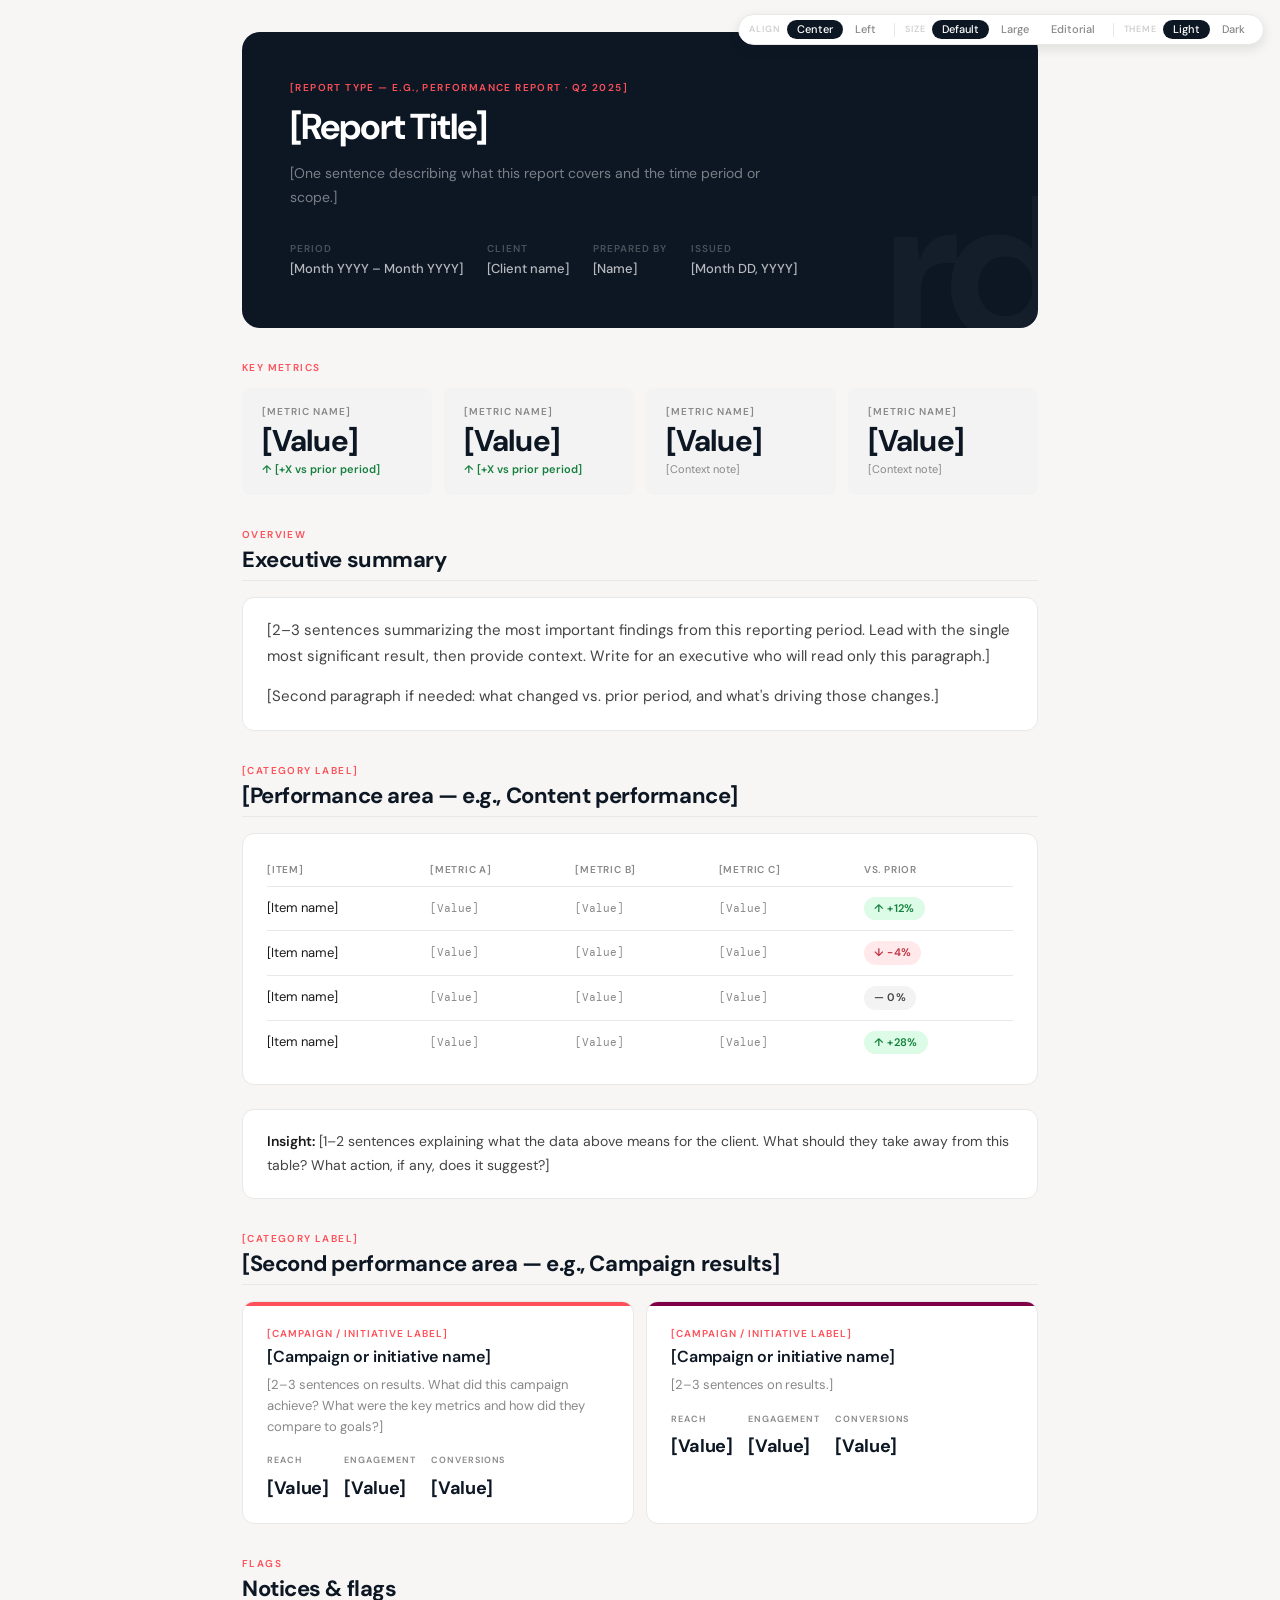
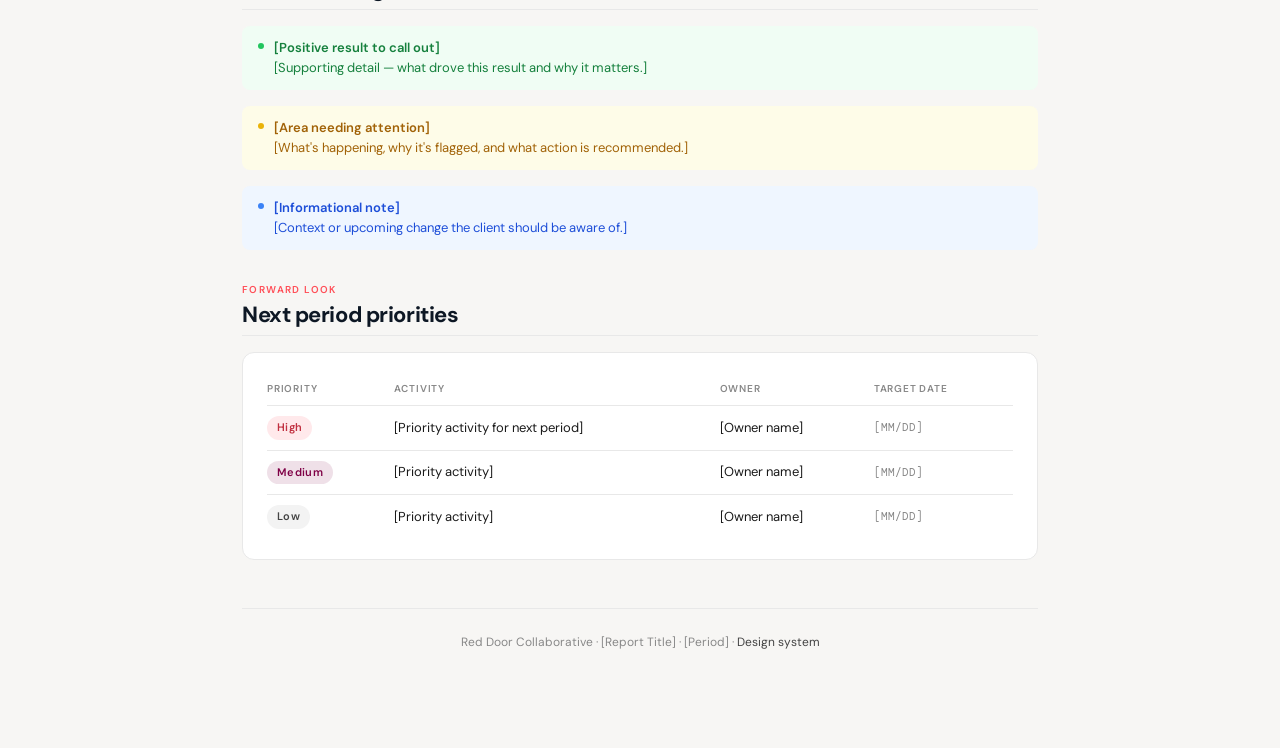
<file: templates/report.html>
<!DOCTYPE html>
<html lang="en">
<head>
<meta charset="UTF-8">
<meta name="viewport" content="width=device-width, initial-scale=1.0">
<title>[Report Title] — Red Door Collaborative</title>
<link rel="preconnect" href="https://fonts.googleapis.com">
<link rel="preconnect" href="https://fonts.gstatic.com" crossorigin>
<link href="https://fonts.googleapis.com/css2?family=DM+Sans:ital,opsz,wght@0,9..40,300;0,9..40,400;0,9..40,500;0,9..40,600;0,9..40,700;1,9..40,300&family=DM+Mono:wght@400;500&display=swap" rel="stylesheet">
<link rel="stylesheet" href="../css/rdc.css">
</head>
<body>

<!-- Layout toggle — remove if not needed -->
<div class="layout-toggle">
  <div class="layout-toggle-group">
    <span class="layout-toggle-label">Align</span>
    <button class="layout-toggle-btn active" data-group="align" data-value="center">Center</button>
    <button class="layout-toggle-btn" data-group="align" data-value="left">Left</button>
  </div>
  <div class="layout-toggle-sep"></div>
  <div class="layout-toggle-group">
    <span class="layout-toggle-label">Size</span>
    <button class="layout-toggle-btn active" data-group="size" data-value="default">Default</button>
    <button class="layout-toggle-btn" data-group="size" data-value="large">Large</button>
    <button class="layout-toggle-btn" data-group="size" data-value="editorial">Editorial</button>
  </div>
  <div class="layout-toggle-sep"></div>
  <div class="layout-toggle-group">
    <span class="layout-toggle-label">Theme</span>
    <button class="layout-toggle-btn" data-group="theme" data-value="light">Light</button>
    <button class="layout-toggle-btn" data-group="theme" data-value="dark">Dark</button>
  </div>
</div>

<div class="wrap-narrow">

  <!-- ============================================================
       PAGE HEADER
  ============================================================ -->
  <div class="page-header">
    <div class="eyebrow">[Report type — e.g., Performance Report · Q2 2025]</div>
    <h1 class="page-header-title">[Report Title]</h1>
    <p class="page-header-desc">[One sentence describing what this report covers and the time period or scope.]</p>
    <div class="header-meta">
      <div class="header-meta-item">
        <span class="header-meta-label">Period</span>
        <span class="header-meta-value">[Month YYYY – Month YYYY]</span>
      </div>
      <div class="header-meta-item">
        <span class="header-meta-label">Client</span>
        <span class="header-meta-value">[Client name]</span>
      </div>
      <div class="header-meta-item">
        <span class="header-meta-label">Prepared by</span>
        <span class="header-meta-value">[Name]</span>
      </div>
      <div class="header-meta-item">
        <span class="header-meta-label">Issued</span>
        <span class="header-meta-value">[Month DD, YYYY]</span>
      </div>
    </div>
  </div>

  <!-- ============================================================
       HERO METRICS ROW
       Replace values with real data. Add/remove metric cards as needed.
  ============================================================ -->
  <div class="eyebrow" style="margin-bottom:var(--space-3);">Key metrics</div>
  <div class="grid-4" style="margin-bottom:var(--space-8);">
    <div class="metric-card">
      <div class="metric-label">[Metric name]</div>
      <div class="metric-value">[Value]</div>
      <div class="metric-delta">↑ [+X vs prior period]</div>
    </div>
    <div class="metric-card">
      <div class="metric-label">[Metric name]</div>
      <div class="metric-value">[Value]</div>
      <div class="metric-delta">↑ [+X vs prior period]</div>
    </div>
    <div class="metric-card">
      <div class="metric-label">[Metric name]</div>
      <div class="metric-value">[Value]</div>
      <div class="metric-sub">[Context note]</div>
    </div>
    <div class="metric-card">
      <div class="metric-label">[Metric name]</div>
      <div class="metric-value">[Value]</div>
      <div class="metric-sub">[Context note]</div>
    </div>
  </div>

  <!-- ============================================================
       EXECUTIVE SUMMARY
  ============================================================ -->
  <div class="eyebrow" style="margin-bottom:4px;">Overview</div>
  <h2 style="font-size:22px;font-weight:700;color:var(--squid);letter-spacing:-0.02em;margin:0 0 16px;padding-bottom:8px;border-bottom:1px solid var(--gray-200);">Executive summary</h2>

  <div class="card" style="margin-bottom:var(--space-8);">
    <p>[2–3 sentences summarizing the most important findings from this reporting period. Lead with the single most significant result, then provide context. Write for an executive who will read only this paragraph.]</p>
    <p>[Second paragraph if needed: what changed vs. prior period, and what's driving those changes.]</p>
  </div>

  <!-- ============================================================
       SECTION: Performance detail
  ============================================================ -->
  <div class="eyebrow" style="margin-bottom:4px;">[Category label]</div>
  <h2 style="font-size:22px;font-weight:700;color:var(--squid);letter-spacing:-0.02em;margin:0 0 16px;padding-bottom:8px;border-bottom:1px solid var(--gray-200);">[Performance area — e.g., Content performance]</h2>

  <div class="card" style="margin-bottom:var(--space-6);">
    <table class="table-rdc">
      <thead>
        <tr>
          <th>[Item]</th>
          <th>[Metric A]</th>
          <th>[Metric B]</th>
          <th>[Metric C]</th>
          <th>vs. prior</th>
        </tr>
      </thead>
      <tbody>
        <tr>
          <td>[Item name]</td>
          <td class="mono">[Value]</td>
          <td class="mono">[Value]</td>
          <td class="mono">[Value]</td>
          <td><span class="badge badge-success">↑ +12%</span></td>
        </tr>
        <tr>
          <td>[Item name]</td>
          <td class="mono">[Value]</td>
          <td class="mono">[Value]</td>
          <td class="mono">[Value]</td>
          <td><span class="badge badge-coral">↓ -4%</span></td>
        </tr>
        <tr>
          <td>[Item name]</td>
          <td class="mono">[Value]</td>
          <td class="mono">[Value]</td>
          <td class="mono">[Value]</td>
          <td><span class="badge badge-neutral">— 0%</span></td>
        </tr>
        <tr>
          <td>[Item name]</td>
          <td class="mono">[Value]</td>
          <td class="mono">[Value]</td>
          <td class="mono">[Value]</td>
          <td><span class="badge badge-success">↑ +28%</span></td>
        </tr>
      </tbody>
    </table>
  </div>

  <div class="card" style="margin-bottom:var(--space-8);">
    <p style="font-size:14px;"><strong>Insight:</strong> [1–2 sentences explaining what the data above means for the client. What should they take away from this table? What action, if any, does it suggest?]</p>
  </div>

  <!-- ============================================================
       SECTION: Second performance area
  ============================================================ -->
  <div class="eyebrow" style="margin-bottom:4px;">[Category label]</div>
  <h2 style="font-size:22px;font-weight:700;color:var(--squid);letter-spacing:-0.02em;margin:0 0 16px;padding-bottom:8px;border-bottom:1px solid var(--gray-200);">[Second performance area — e.g., Campaign results]</h2>

  <div class="grid-2" style="margin-bottom:var(--space-8);">

    <div class="content-card">
      <div class="content-card-bar" style="background:var(--coral);"></div>
      <div class="content-card-body">
        <div class="content-card-eyebrow">[Campaign / initiative label]</div>
        <div class="content-card-title">[Campaign or initiative name]</div>
        <div class="content-card-copy">[2–3 sentences on results. What did this campaign achieve? What were the key metrics and how did they compare to goals?]</div>
        <div style="display:flex;gap:var(--space-4);margin-top:var(--space-2);">
          <div><div class="metric-label" style="font-size:9px;">Reach</div><div style="font-size:18px;font-weight:700;color:var(--squid);letter-spacing:-0.02em;">[Value]</div></div>
          <div><div class="metric-label" style="font-size:9px;">Engagement</div><div style="font-size:18px;font-weight:700;color:var(--squid);letter-spacing:-0.02em;">[Value]</div></div>
          <div><div class="metric-label" style="font-size:9px;">Conversions</div><div style="font-size:18px;font-weight:700;color:var(--squid);letter-spacing:-0.02em;">[Value]</div></div>
        </div>
      </div>
    </div>

    <div class="content-card">
      <div class="content-card-bar" style="background:var(--wine);"></div>
      <div class="content-card-body">
        <div class="content-card-eyebrow">[Campaign / initiative label]</div>
        <div class="content-card-title">[Campaign or initiative name]</div>
        <div class="content-card-copy">[2–3 sentences on results.]</div>
        <div style="display:flex;gap:var(--space-4);margin-top:var(--space-2);">
          <div><div class="metric-label" style="font-size:9px;">Reach</div><div style="font-size:18px;font-weight:700;color:var(--squid);letter-spacing:-0.02em;">[Value]</div></div>
          <div><div class="metric-label" style="font-size:9px;">Engagement</div><div style="font-size:18px;font-weight:700;color:var(--squid);letter-spacing:-0.02em;">[Value]</div></div>
          <div><div class="metric-label" style="font-size:9px;">Conversions</div><div style="font-size:18px;font-weight:700;color:var(--squid);letter-spacing:-0.02em;">[Value]</div></div>
        </div>
      </div>
    </div>

  </div>

  <!-- ============================================================
       ALERTS: Flags and notices
  ============================================================ -->
  <div class="eyebrow" style="margin-bottom:4px;">Flags</div>
  <h2 style="font-size:22px;font-weight:700;color:var(--squid);letter-spacing:-0.02em;margin:0 0 16px;padding-bottom:8px;border-bottom:1px solid var(--gray-200);">Notices &amp; flags</h2>

  <div style="display:flex;flex-direction:column;gap:var(--space-2);margin-bottom:var(--space-8);">
    <div class="alert alert-success">
      <div class="alert-dot"></div>
      <div class="alert-body">
        <div class="alert-title">[Positive result to call out]</div>
        [Supporting detail — what drove this result and why it matters.]
      </div>
    </div>
    <div class="alert alert-warning">
      <div class="alert-dot"></div>
      <div class="alert-body">
        <div class="alert-title">[Area needing attention]</div>
        [What's happening, why it's flagged, and what action is recommended.]
      </div>
    </div>
    <div class="alert alert-info">
      <div class="alert-dot"></div>
      <div class="alert-body">
        <div class="alert-title">[Informational note]</div>
        [Context or upcoming change the client should be aware of.]
      </div>
    </div>
  </div>

  <!-- ============================================================
       NEXT PERIOD
  ============================================================ -->
  <div class="eyebrow" style="margin-bottom:4px;">Forward look</div>
  <h2 style="font-size:22px;font-weight:700;color:var(--squid);letter-spacing:-0.02em;margin:0 0 16px;padding-bottom:8px;border-bottom:1px solid var(--gray-200);">Next period priorities</h2>

  <div class="card" style="margin-bottom:var(--space-8);">
    <table class="table-rdc">
      <thead>
        <tr><th>Priority</th><th>Activity</th><th>Owner</th><th>Target date</th></tr>
      </thead>
      <tbody>
        <tr>
          <td><span class="badge badge-coral">High</span></td>
          <td>[Priority activity for next period]</td>
          <td>[Owner name]</td>
          <td class="mono">[MM/DD]</td>
        </tr>
        <tr>
          <td><span class="badge badge-wine">Medium</span></td>
          <td>[Priority activity]</td>
          <td>[Owner name]</td>
          <td class="mono">[MM/DD]</td>
        </tr>
        <tr>
          <td><span class="badge badge-neutral">Low</span></td>
          <td>[Priority activity]</td>
          <td>[Owner name]</td>
          <td class="mono">[MM/DD]</td>
        </tr>
      </tbody>
    </table>
  </div>

  <div class="page-footer">
    Red Door Collaborative &middot; [Report Title] &middot; [Period] &middot; <a href="../index.html">Design system</a>
  </div>

</div>

<script>
(function(){
  var prefersDark=window.matchMedia('(prefers-color-scheme: dark)').matches;
  var initBtn=document.querySelector('.layout-toggle-btn[data-group="theme"][data-value="'+(prefersDark?'dark':'light')+'"]');
  if(initBtn) initBtn.classList.add('active');
  document.querySelectorAll('.layout-toggle-btn').forEach(function(btn){
    btn.addEventListener('click',function(){
      var g=this.dataset.group,v=this.dataset.value;
      document.querySelectorAll('.layout-toggle-btn[data-group="'+g+'"')
        .forEach(function(b){b.classList.remove('active');});
      this.classList.add('active');
      if(g==='align'){
        document.body.classList.remove('layout-center','layout-left');
        if(v!=='center') document.body.classList.add('layout-'+v);
      } else if(g==='theme'){
        document.documentElement.setAttribute('data-theme',v);
      } else {
        document.body.classList.remove('size-default','size-large','size-editorial');
        if(v!=='default') document.body.classList.add('size-'+v);
      }
    });
  });
})();
</script>
</body>
</html>
</file>
<file: css/rdc.css>
/* ================================================================
   RED DOOR COLLABORATIVE — DESIGN SYSTEM
   rdc.css v1.0

   Usage in any HTML file:
     <link rel="preconnect" href="https://fonts.googleapis.com">
     <link rel="preconnect" href="https://fonts.gstatic.com" crossorigin>
     <link href="https://fonts.googleapis.com/css2?family=DM+Sans:ital,opsz,wght@0,9..40,300;0,9..40,400;0,9..40,500;0,9..40,600;0,9..40,700;1,9..40,300&family=DM+Mono:wght@400;500&display=swap" rel="stylesheet">
     <link rel="stylesheet" href="path/to/css/rdc.css">

   Typeface note:
     Brand typeface is Suisse Int'l (Swiss Typefaces, licensed).
     DM Sans is the approved Google Fonts substitute for HTML deliverables.
     Proxima Nova (Adobe Fonts) is the secondary approved digital face.
================================================================ */


/* ——————————————————————————————————————————
   1. TOKENS
—————————————————————————————————————————— */
:root {
  /* Brand colors */
  --coral:  #FF4F58;
  --squid:  #0D1724;
  --wine:   #7F0046;
  --mist:   #ABDCE0;
  --white:  #FFFFFF;

  /* Neutral scale */
  --gray-50:  #FAFAFA;
  --gray-100: #F3F3F3;
  --gray-200: #E8E8E8;
  --gray-300: #D0D0D0;
  --gray-500: #888888;
  --gray-700: #444444;
  --gray-900: #1A1A1A;

  /* Page background */
  --page-bg: #F7F6F4;

  /* Typography */
  --font-sans: 'DM Sans', 'Suisse Int\'l', system-ui, -apple-system, sans-serif;
  --font-mono: 'DM Mono', 'Suisse Mono', ui-monospace, monospace;

  /* Spacing (8pt base grid, 4px increments) */
  --space-1:  4px;
  --space-2:  8px;
  --space-3:  12px;
  --space-4:  16px;
  --space-5:  20px;
  --space-6:  24px;
  --space-8:  32px;
  --space-10: 40px;
  --space-12: 48px;
  --space-16: 64px;
  --space-20: 80px;
  --space-24: 96px;

  /* Border radius */
  --radius-sm:   4px;
  --radius-md:   8px;
  --radius-lg:   12px;
  --radius-xl:   18px;
  --radius-2xl:  24px;
  --radius-pill: 999px;

  /* Shadows */
  --shadow-sm: 0 1px 3px rgba(13, 23, 36, 0.08);
  --shadow-md: 0 4px 12px rgba(13, 23, 36, 0.10);
  --shadow-lg: 0 8px 24px rgba(13, 23, 36, 0.12);

  /* Layout */
  --sidebar-w:   220px;
  --content-max: 860px;
  --page-max:    1280px;
}


/* ——————————————————————————————————————————
   2. RESET
—————————————————————————————————————————— */
*, *::before, *::after {
  box-sizing: border-box;
  margin: 0;
  padding: 0;
}

html {
  scroll-behavior: smooth;
}


/* ——————————————————————————————————————————
   3. BASE
—————————————————————————————————————————— */
body {
  font-family: var(--font-sans);
  background: var(--page-bg);
  color: var(--gray-900);
  line-height: 1.6;
  min-height: 100vh;
  -webkit-font-smoothing: antialiased;
  -moz-osx-font-smoothing: grayscale;
}


/* ——————————————————————————————————————————
   4. TYPOGRAPHY
—————————————————————————————————————————— */
h1, h2, h3, h4, h5, h6 {
  font-family: var(--font-sans);
  color: var(--squid);
  line-height: 1.15;
  letter-spacing: -0.02em;
  font-weight: 700;
}

h1 { font-size: clamp(28px, 4vw, 42px); }
h2 { font-size: clamp(22px, 3vw, 32px); font-weight: 600; }
h3 { font-size: 20px; font-weight: 600; letter-spacing: -0.01em; }
h4 { font-size: 16px; font-weight: 600; letter-spacing: -0.01em; }
h5 { font-size: 14px; font-weight: 600; letter-spacing: 0; }
h6 {
  font-size: 11px;
  font-weight: 600;
  text-transform: uppercase;
  letter-spacing: 0.1em;
  color: var(--gray-500);
}

p {
  font-size: 15px;
  line-height: 1.7;
  color: var(--gray-700);
}
p + p { margin-top: 1em; }

a {
  color: var(--coral);
  text-decoration: none;
}
a:hover { text-decoration: underline; }

strong { font-weight: 600; color: var(--gray-900); }
em { font-style: italic; }

ul, ol { padding-left: 1.4em; }
li {
  font-size: 14px;
  line-height: 2;
  color: var(--gray-700);
}

code {
  font-family: var(--font-mono);
  font-size: 0.875em;
  background: var(--gray-100);
  border-radius: var(--radius-sm);
  padding: 2px 6px;
  color: var(--wine);
}

pre {
  font-family: var(--font-mono);
  font-size: 13px;
  background: var(--gray-100);
  border-radius: var(--radius-md);
  padding: var(--space-4);
  overflow-x: auto;
  line-height: 1.6;
}

blockquote {
  border-left: 3px solid var(--coral);
  padding: var(--space-2) var(--space-4);
  background: rgba(255, 79, 88, 0.04);
  border-radius: 0 var(--radius-sm) var(--radius-sm) 0;
  font-size: 15px;
  color: var(--gray-700);
  margin: var(--space-4) 0;
}

hr {
  border: none;
  border-top: 1px solid var(--gray-200);
}

/* ——— Typography utilities ——— */

.eyebrow {
  font-size: 10px;
  font-weight: 600;
  letter-spacing: 0.14em;
  text-transform: uppercase;
  color: var(--coral);
}

.mono {
  font-family: var(--font-mono);
  font-size: 11px;
  color: var(--gray-500);
}

.text-muted { color: var(--gray-500); }
.text-squid { color: var(--squid); }
.text-coral { color: var(--coral); }
.text-wine  { color: var(--wine); }
.text-sm    { font-size: 13px; }
.text-xs    { font-size: 11px; }


/* ——————————————————————————————————————————
   5. LAYOUT
—————————————————————————————————————————— */

/* Centered wrapper */
.wrap {
  max-width: var(--page-max);
  margin: 0 auto;
  padding: var(--space-8) var(--space-8) var(--space-24);
}

.wrap-narrow {
  max-width: var(--content-max);
  margin: 0 auto;
  padding: var(--space-8) var(--space-8) var(--space-24);
}

/* Sidebar layout — for long-form documents */
.sidebar {
  position: fixed;
  top: 0; left: 0;
  width: var(--sidebar-w);
  height: 100vh;
  background: var(--squid);
  padding: 2rem 1.5rem;
  display: flex;
  flex-direction: column;
  overflow-y: auto;
  z-index: 100;
}

.sidebar-content {
  margin-left: var(--sidebar-w);
  width: calc(100% - var(--sidebar-w));
  min-width: 0;
  padding: 3rem 4rem 6rem;
}

.sidebar-inner {
  max-width: var(--content-max);
  margin: 0 auto;
}

/* Grids */
.grid-2    { display: grid; grid-template-columns: repeat(2, minmax(0, 1fr)); gap: var(--space-3); }
.grid-3    { display: grid; grid-template-columns: repeat(3, minmax(0, 1fr)); gap: var(--space-3); }
.grid-4    { display: grid; grid-template-columns: repeat(4, minmax(0, 1fr)); gap: var(--space-3); }
.grid-auto { display: grid; grid-template-columns: repeat(auto-fit, minmax(280px, 1fr)); gap: var(--space-4); }

/* Flex utilities */
.flex        { display: flex; }
.flex-center { display: flex; align-items: center; }
.gap-2 { gap: var(--space-2); }
.gap-3 { gap: var(--space-3); }
.gap-4 { gap: var(--space-4); }

/* Divider */
.divider {
  border: none;
  border-top: 1px solid var(--gray-200);
  margin: var(--space-12) 0;
}

/* Section structure (for long-form docs) */
.section        { margin-bottom: 5rem; scroll-margin-top: 2rem; }
.section-eyebrow { font-size: 10px; font-weight: 600; letter-spacing: 0.14em; text-transform: uppercase; color: var(--coral); margin-bottom: 0.5rem; }
.section-title  { font-size: 30px; font-weight: 700; letter-spacing: -0.025em; color: var(--squid); margin-bottom: 0.6rem; line-height: 1.1; }
.section-desc   { font-size: 15px; color: var(--gray-500); line-height: 1.7; max-width: 560px; margin-bottom: 2.5rem; }
.subsection       { margin-bottom: 2.5rem; }
.subsection-label { font-size: 10px; font-weight: 600; letter-spacing: 0.1em; text-transform: uppercase; color: var(--gray-500); margin-bottom: 1rem; padding-bottom: 8px; border-bottom: 1px solid var(--gray-200); }


/* ——————————————————————————————————————————
   6. PAGE PATTERNS
—————————————————————————————————————————— */

/* ——— Dark hero header ——— */
.page-header {
  background: var(--squid);
  border-radius: var(--radius-xl);
  padding: 3rem;
  margin-bottom: var(--space-8);
  position: relative;
  overflow: hidden;
}

.page-header::before {
  content: 'rd';
  position: absolute;
  right: -20px;
  bottom: -40px;
  font-size: 200px;
  font-weight: 700;
  color: rgba(255, 255, 255, 0.03); /* subtle white watermark — wine was illegible on squid */
  letter-spacing: -0.05em;
  line-height: 1;
  pointer-events: none;
  font-family: var(--font-sans);
  user-select: none;
}

.page-header .eyebrow    { color: var(--coral); margin-bottom: 0.75rem; }
.page-header-title       { font-size: clamp(26px, 4vw, 36px); font-weight: 700; letter-spacing: -0.03em; color: #fff; line-height: 1.05; margin-bottom: 1rem; }
.page-header-desc        { font-size: 14px; color: rgba(255, 255, 255, 0.45); line-height: 1.7; max-width: 480px; }

/* Header metadata strip */
.header-meta       { display: flex; gap: 1.5rem; margin-top: 2rem; flex-wrap: wrap; }
.header-meta-item  { display: flex; flex-direction: column; gap: 2px; }
.header-meta-label { font-size: 10px; font-weight: 600; letter-spacing: 0.1em; text-transform: uppercase; color: rgba(255, 255, 255, 0.25); }
.header-meta-value { font-size: 13px; font-weight: 500; color: rgba(255, 255, 255, 0.7); }

/* ——— Logo mark ——— */
.logo-mark {
  width: 36px; height: 36px;
  border-radius: 50%;
  background: var(--wine);
  display: flex; align-items: center; justify-content: center;
  font-size: 13px; font-weight: 700;
  color: var(--coral);
  letter-spacing: -0.02em;
  flex-shrink: 0;
}

.logo-text {
  font-size: 12px;
  font-weight: 600;
  color: rgba(255, 255, 255, 0.9);
  line-height: 1.3;
}

.logo-text span {
  display: block;
  font-weight: 300;
  font-size: 10px;
  color: rgba(255, 255, 255, 0.4);
  letter-spacing: 0.08em;
  text-transform: uppercase;
  margin-top: 1px;
}

/* ——— Sidebar navigation ——— */
.sidebar-logo {
  display: flex; align-items: center; gap: 10px;
  margin-bottom: 2.5rem;
  text-decoration: none;
}
.sidebar-logo:hover { text-decoration: none; }

.sidebar-version {
  margin-top: auto;
  padding-top: 2rem;
  font-size: 10px;
  color: rgba(255, 255, 255, 0.2);
  letter-spacing: 0.05em;
}

.nav-section-label {
  font-size: 9px; font-weight: 600;
  letter-spacing: 0.14em;
  text-transform: uppercase;
  color: rgba(255, 255, 255, 0.25);
  margin: 1.5rem 0 0.5rem;
  padding-left: 2px;
}

.nav-link {
  display: block;
  font-size: 13px; font-weight: 400;
  color: rgba(255, 255, 255, 0.55);
  text-decoration: none;
  padding: 5px 8px;
  border-radius: var(--radius-sm);
  margin-bottom: 1px;
  transition: color 0.15s, background 0.15s;
}

.nav-link:hover {
  color: rgba(255, 255, 255, 0.95);
  background: rgba(255, 255, 255, 0.06);
  text-decoration: none;
}

.nav-link.active {
  color: var(--coral);
  background: rgba(255, 79, 88, 0.12);
  font-weight: 500;
}

/* ——— Page footer ——— */
.page-footer {
  margin-top: var(--space-12);
  padding-top: var(--space-6);
  border-top: 1px solid var(--gray-200);
  font-size: 12px;
  color: var(--gray-500);
  text-align: center;
}
.page-footer a { color: var(--gray-700); }
.page-footer a:hover { color: var(--coral); text-decoration: none; }


/* ——————————————————————————————————————————
   7. COMPONENTS — BUTTONS
—————————————————————————————————————————— */
.btn {
  font-family: var(--font-sans);
  font-size: 13px; font-weight: 600;
  padding: 9px 22px;
  border-radius: var(--radius-pill);
  border: none;
  cursor: pointer;
  letter-spacing: 0.01em;
  transition: transform 0.12s, box-shadow 0.12s, opacity 0.12s;
  display: inline-flex; align-items: center; gap: 6px;
  text-decoration: none;
  white-space: nowrap;
  line-height: 1;
}

.btn:hover { transform: translateY(-1px); box-shadow: var(--shadow-sm); text-decoration: none; }
.btn:active { transform: translateY(0); box-shadow: none; }
.btn:disabled, .btn[disabled] { opacity: 0.45; cursor: not-allowed; transform: none; }

/* Filled variants */
.btn-primary { background: var(--coral); color: #fff; }
.btn-dark    { background: var(--squid); color: #fff; }
.btn-wine    { background: var(--wine);  color: #fff; }

/* Outlined variants */
.btn-outline-coral { background: transparent; color: var(--coral); border: 1.5px solid var(--coral); }
.btn-outline-dark  { background: transparent; color: var(--squid); border: 1.5px solid var(--squid); }
.btn-ghost         { background: transparent; color: var(--gray-500); border: 1px solid var(--gray-300); }

/* Sizes */
.btn-sm { font-size: 11px; padding: 6px 14px; }
.btn-lg { font-size: 15px; padding: 12px 30px; }


/* ——————————————————————————————————————————
   8. COMPONENTS — BADGES & TAGS
—————————————————————————————————————————— */
.badge {
  display: inline-flex; align-items: center;
  font-size: 11px; font-weight: 600;
  padding: 3px 10px;
  border-radius: var(--radius-pill);
  letter-spacing: 0.03em;
}

.badge-coral   { background: rgba(255, 79, 88, 0.12);   color: #C13040; }
.badge-squid   { background: rgba(13, 23, 36, 0.08);    color: var(--squid); }
.badge-wine    { background: rgba(127, 0, 70, 0.12);    color: var(--wine); }
.badge-mist    { background: rgba(171, 220, 224, 0.35); color: #3a7a84; }
.badge-success { background: #dcfce7; color: #15803d; }
.badge-warning { background: #fef9c3; color: #a16207; }
.badge-neutral { background: var(--gray-100); color: var(--gray-700); }

.tag-row { display: flex; flex-wrap: wrap; gap: 8px; }


/* ——————————————————————————————————————————
   9. COMPONENTS — CARDS
—————————————————————————————————————————— */

/* Base card */
.card {
  background: var(--white);
  border: 1px solid var(--gray-200);
  border-radius: var(--radius-lg);
  padding: 1.25rem 1.5rem;
}

/* Doc card — link card with colored top bar */
.doc-card {
  background: var(--white);
  border: 1px solid var(--gray-200);
  border-radius: var(--radius-lg);
  overflow: hidden;
  transition: transform 0.12s, box-shadow 0.12s;
  text-decoration: none;
  color: inherit;
  display: block;
}
.doc-card:hover { transform: translateY(-2px); box-shadow: var(--shadow-md); text-decoration: none; }
.doc-card-bar   { height: 4px; background: var(--coral); }
.doc-card-body  { padding: 20px 24px; }
.doc-card .eyebrow { margin-bottom: 6px; }
.doc-card h3    { margin: 0 0 6px; font-size: 17px; font-weight: 600; color: var(--squid); }
.doc-card p     { margin: 0; font-size: 13px; color: var(--gray-500); line-height: 1.5; }
.doc-card-lock  {
  margin-top: 12px;
  font-size: 11px; font-weight: 600;
  color: var(--gray-700);
  display: inline-flex; align-items: center; gap: 6px;
}
.doc-card-lock::before {
  content: '';
  display: inline-block;
  width: 8px; height: 8px;
  background: var(--coral);
  border-radius: 50%;
}
.doc-card-open::before { background: #15803d; }

/* Content card — editorial use */
.content-card       { background: var(--white); border: 1px solid var(--gray-200); border-radius: var(--radius-lg); overflow: hidden; }
.content-card-bar   { height: 4px; }
.content-card-body  { padding: 1.25rem 1.5rem; }
.content-card-eyebrow { font-size: 10px; font-weight: 600; letter-spacing: 0.1em; text-transform: uppercase; color: var(--coral); margin-bottom: 5px; }
.content-card-title { font-size: 16px; font-weight: 600; letter-spacing: -0.01em; color: var(--squid); margin-bottom: 7px; line-height: 1.3; }
.content-card-copy  { font-size: 13px; color: var(--gray-500); line-height: 1.6; margin-bottom: 1rem; }

/* Metric card — dashboards and summaries */
.metric-card  { background: var(--gray-100); border-radius: var(--radius-md); padding: 1rem 1.25rem; }
.metric-label { font-size: 10px; font-weight: 600; letter-spacing: 0.1em; text-transform: uppercase; color: var(--gray-500); margin-bottom: 6px; }
.metric-value { font-size: 30px; font-weight: 700; letter-spacing: -0.03em; color: var(--squid); line-height: 1; }
.metric-delta { font-size: 11px; font-weight: 600; color: #15803d; margin-top: 5px; }
.metric-sub   { font-size: 11px; color: var(--gray-500); margin-top: 5px; }


/* ——————————————————————————————————————————
   10. COMPONENTS — FORMS
—————————————————————————————————————————— */
.form-group { margin-bottom: var(--space-4); }

.form-label {
  font-size: 12px; font-weight: 600;
  color: var(--gray-500);
  margin-bottom: 5px;
  display: block;
  letter-spacing: 0.02em;
}

.input-rdc {
  font-family: var(--font-sans);
  font-size: 14px;
  width: 100%;
  padding: 9px 14px;
  border: 1px solid var(--gray-300);
  border-radius: var(--radius-md);
  background: var(--white);
  color: var(--gray-900);
  outline: none;
  transition: border-color 0.15s, box-shadow 0.15s;
}
.input-rdc::placeholder { color: var(--gray-300); }
.input-rdc:focus        { border-color: var(--coral); box-shadow: 0 0 0 3px rgba(255, 79, 88, 0.12); }

.select-rdc {
  font-family: var(--font-sans);
  font-size: 14px;
  width: 100%;
  padding: 9px 14px;
  border: 1px solid var(--gray-300);
  border-radius: var(--radius-md);
  background: var(--white);
  color: var(--gray-900);
  outline: none;
  appearance: none;
  cursor: pointer;
  transition: border-color 0.15s;
}
.select-rdc:focus { border-color: var(--coral); box-shadow: 0 0 0 3px rgba(255, 79, 88, 0.12); }


/* ——————————————————————————————————————————
   11. COMPONENTS — ALERTS
—————————————————————————————————————————— */
.alert {
  display: flex; gap: 10px;
  padding: 12px 16px;
  border-radius: var(--radius-md);
  align-items: flex-start;
}
.alert + .alert { margin-top: 8px; }

.alert-dot   { width: 6px; height: 6px; border-radius: 50%; margin-top: 5px; flex-shrink: 0; }
.alert-body  { font-size: 13px; line-height: 1.5; }
.alert-title { font-weight: 600; margin-bottom: 1px; }

.alert-coral   { background: rgba(255, 79, 88, 0.08); color: #C13040; }
.alert-coral .alert-dot { background: var(--coral); }

.alert-info    { background: #eff6ff; color: #1d4ed8; }
.alert-info .alert-dot { background: #3b82f6; }

.alert-success { background: #f0fdf4; color: #15803d; }
.alert-success .alert-dot { background: #22c55e; }

.alert-warning { background: #fefce8; color: #a16207; }
.alert-warning .alert-dot { background: #eab308; }

/* Banner variant — left border accent */
.alert-banner {
  border-radius: var(--radius-md);
  border-left: 3px solid var(--coral);
  background: rgba(255, 79, 88, 0.06);
  color: #C13040;
  padding: 14px 18px;
  font-size: 14px;
  line-height: 1.6;
}


/* ——————————————————————————————————————————
   12. COMPONENTS — TABLES
—————————————————————————————————————————— */
.table-rdc {
  width: 100%;
  border-collapse: collapse;
  font-size: 13px;
}

.table-rdc th {
  font-size: 10px; font-weight: 600;
  letter-spacing: 0.08em;
  text-transform: uppercase;
  color: var(--gray-500);
  padding: 8px 12px 8px 0;
  border-bottom: 1px solid var(--gray-200);
  text-align: left;
}

.table-rdc td {
  padding: 10px 12px 10px 0;
  border-bottom: 1px solid var(--gray-200);
  vertical-align: middle;
  color: var(--gray-900);
}

.table-rdc tr:last-child td { border-bottom: none; }
.table-rdc .mono { font-family: var(--font-mono); font-size: 11px; color: var(--gray-500); }

/* Striped rows */
.table-rdc.striped tbody tr:nth-child(even) { background: var(--gray-50); }

/* Color dot — used in tables and swatches */
.color-dot {
  width: 14px; height: 14px;
  border-radius: 3px;
  display: inline-block;
  border: 1px solid var(--gray-200);
  vertical-align: middle;
  margin-right: 8px;
}


/* ——————————————————————————————————————————
   13. COMPONENTS — MISC
—————————————————————————————————————————— */

/* Do / Don't guidance boxes */
.do-dont {
  display: grid;
  grid-template-columns: repeat(2, minmax(0, 1fr));
  gap: var(--space-3);
  margin-bottom: var(--space-4);
}
.do-box {
  border-radius: var(--radius-md);
  padding: 1rem 1.25rem;
  border: 1px solid rgba(34, 197, 94, 0.25);
  background: rgba(34, 197, 94, 0.04);
}
.dont-box {
  border-radius: var(--radius-md);
  padding: 1rem 1.25rem;
  border: 1px solid rgba(239, 68, 68, 0.25);
  background: rgba(239, 68, 68, 0.04);
}
.do-label   { font-size: 10px; font-weight: 700; letter-spacing: 0.1em; text-transform: uppercase; color: #16a34a; margin-bottom: 8px; }
.dont-label { font-size: 10px; font-weight: 700; letter-spacing: 0.1em; text-transform: uppercase; color: #dc2626; margin-bottom: 8px; }
.do-box p, .dont-box p { font-size: 13px; color: var(--gray-700); line-height: 1.55; }

/* Asset / file reference rows */
.asset-row {
  display: flex; justify-content: space-between; align-items: center;
  padding: 12px 0;
  border-bottom: 1px solid var(--gray-200);
  gap: 1rem;
}
.asset-row:last-child { border-bottom: none; }
.asset-name   { font-size: 13px; font-weight: 500; color: var(--gray-900); margin-bottom: 2px; }
.asset-format { font-size: 11px; color: var(--gray-500); }
.asset-path   { font-family: var(--font-mono); font-size: 11px; color: var(--gray-300); text-align: right; }

/* Inline status dot */
.status-dot {
  display: inline-block;
  width: 8px; height: 8px;
  border-radius: 50%;
  margin-right: 6px;
  vertical-align: middle;
}
.status-dot-coral   { background: var(--coral); }
.status-dot-success { background: #22c55e; }
.status-dot-warning { background: #eab308; }
.status-dot-muted   { background: var(--gray-300); }


/* ——————————————————————————————————————————
   14. RESPONSIVE
—————————————————————————————————————————— */
@media (max-width: 1024px) {
  .grid-4 { grid-template-columns: repeat(2, minmax(0, 1fr)); }
}

@media (max-width: 768px) {
  .sidebar {
    position: static;
    width: 100%;
    height: auto;
    padding: 1rem 1.5rem;
    flex-direction: row;
    flex-wrap: wrap;
  }
  .sidebar-version { display: none; }
  .sidebar-content {
    margin-left: 0;
    width: 100%;
    padding: 1.5rem;
  }
  .wrap, .wrap-narrow {
    padding: var(--space-4) var(--space-4) var(--space-16);
  }
  .grid-2, .grid-3, .grid-4 { grid-template-columns: 1fr; }
  .grid-auto { grid-template-columns: 1fr; }
  .do-dont { grid-template-columns: 1fr; }
  .page-header { padding: 1.5rem; }
  .page-header-title { font-size: 26px; }
  .header-meta { gap: 1rem; }
}

@media (max-width: 480px) {
  h1 { font-size: 26px; }
  h2 { font-size: 22px; }
  .section-title { font-size: 24px; }
}


/* ——————————————————————————————————————————
   15. LAYOUT TOGGLE
   Floating view-control bar. Add the HTML snippet
   (from the design system docs) to any page.
—————————————————————————————————————————— */
.layout-toggle {
  position: fixed;
  top: 14px; right: 16px;
  z-index: 200;
  display: flex; align-items: center; gap: 6px;
  background: var(--white);
  border: 1px solid var(--gray-200);
  border-radius: var(--radius-pill);
  padding: 5px 8px;
  box-shadow: var(--shadow-md);
  font-family: var(--font-sans);
}

.layout-toggle-group { display: flex; align-items: center; gap: 2px; }

.layout-toggle-label {
  font-size: 9px; font-weight: 600;
  letter-spacing: 0.1em; text-transform: uppercase;
  color: var(--gray-300);
  padding: 0 4px 0 2px;
  white-space: nowrap;
}

.layout-toggle-sep {
  width: 1px; height: 14px;
  background: var(--gray-200);
  margin: 0 2px;
}

.layout-toggle-btn {
  font-family: var(--font-sans);
  font-size: 11px; font-weight: 500;
  padding: 4px 10px;
  border-radius: var(--radius-pill);
  border: none; cursor: pointer;
  background: transparent;
  color: var(--gray-500);
  transition: background 0.12s, color 0.12s;
  line-height: 1;
  white-space: nowrap;
}

.layout-toggle-btn:hover {
  background: var(--gray-100);
  color: var(--gray-900);
}

.layout-toggle-btn.active {
  background: var(--squid);
  color: #fff;
}

/* ——— Alignment body classes ——— */
body.layout-left .wrap,
body.layout-left .wrap-narrow,
body.layout-left .sidebar-inner { margin-left: 0; margin-right: 0; }

/* ——— Size body classes ——— */
body.size-large p,
body.size-large li                 { font-size: 17px; }
body.size-large h2                 { font-size: clamp(24px, 3.2vw, 36px); }
body.size-large h3                 { font-size: 22px; }
body.size-large .section-title     { font-size: 34px; }
body.size-large .page-header-title { font-size: clamp(30px, 4.5vw, 44px); }

body.size-editorial p,
body.size-editorial li                  { font-size: 19px; line-height: 1.85; }
body.size-editorial h1                  { font-size: clamp(36px, 5vw, 56px); }
body.size-editorial h2                  { font-size: clamp(28px, 3.8vw, 42px); }
body.size-editorial h3                  { font-size: 26px; }
body.size-editorial .section-title      { font-size: 40px; }
body.size-editorial .section-desc       { font-size: 17px; }
body.size-editorial .page-header-desc   { font-size: 16px; line-height: 1.75; }
body.size-editorial .page-header-title  { font-size: clamp(32px, 5vw, 50px); }


/* ——————————————————————————————————————————
   16. DARK MODE
   Applied automatically via OS/browser dark preference.
   Force override: set data-theme="light" or data-theme="dark" on <html>.
   Brand colors (coral, wine, mist, squid) are unchanged.
—————————————————————————————————————————— */

/* ——— Auto dark: OS preference, unless forced light ——— */
@media (prefers-color-scheme: dark) {
  html:not([data-theme="light"]) {
    --page-bg:  #070d17;
    --white:    #141e2e;
    --gray-50:  #111828;
    --gray-100: #1a2538;
    --gray-200: rgba(255,255,255,0.08);
    --gray-300: rgba(255,255,255,0.16);
    --gray-500: rgba(255,255,255,0.42);
    --gray-700: rgba(255,255,255,0.68);
    --gray-900: rgba(255,255,255,0.90);
    --shadow-sm: 0 1px 3px  rgba(0,0,0,0.45);
    --shadow-md: 0 4px 12px rgba(0,0,0,0.55);
    --shadow-lg: 0 8px 24px rgba(0,0,0,0.65);
  }
  html:not([data-theme="light"]) h1,
  html:not([data-theme="light"]) h2,
  html:not([data-theme="light"]) h3,
  html:not([data-theme="light"]) h4 { color: rgba(255,255,255,0.90); }
  html:not([data-theme="light"]) h5 { color: rgba(255,255,255,0.90); }
  html:not([data-theme="light"]) h6 { color: rgba(255,255,255,0.40); }
  html:not([data-theme="light"]) strong { color: rgba(255,255,255,0.90); }
  html:not([data-theme="light"]) hr,
  html:not([data-theme="light"]) .divider { border-top-color: rgba(255,255,255,0.07); }
  html:not([data-theme="light"]) code { background: rgba(255,255,255,0.07); color: var(--mist); }
  html:not([data-theme="light"]) pre  { background: rgba(255,255,255,0.05); }
  html:not([data-theme="light"]) blockquote { background: rgba(255,79,88,0.06); }
  html:not([data-theme="light"]) .page-header { border: 1px solid rgba(255,255,255,0.05); }
  html:not([data-theme="light"]) .section-title    { color: rgba(255,255,255,0.90); }
  html:not([data-theme="light"]) .section-desc     { color: rgba(255,255,255,0.42); }
  html:not([data-theme="light"]) .subsection-label { border-bottom-color: rgba(255,255,255,0.07); }
  html:not([data-theme="light"]) .sidebar { border-right: 1px solid rgba(255,255,255,0.05); }
  html:not([data-theme="light"]) .page-footer { border-top-color: rgba(255,255,255,0.07); }
  html:not([data-theme="light"]) .page-footer a { color: rgba(255,255,255,0.50); }
  html:not([data-theme="light"]) .table-rdc th,
  html:not([data-theme="light"]) .table-rdc td { border-bottom-color: rgba(255,255,255,0.07); }
  html:not([data-theme="light"]) .btn-dark { border: 1px solid rgba(255,255,255,0.08); }
  html:not([data-theme="light"]) .btn-outline-dark { color: rgba(255,255,255,0.80); border-color: rgba(255,255,255,0.22); }
  html:not([data-theme="light"]) .alert-info    { background: rgba(59,130,246,0.12);  color: #93c5fd; }
  html:not([data-theme="light"]) .alert-info .alert-dot { background: #60a5fa; }
  html:not([data-theme="light"]) .alert-success { background: rgba(34,197,94,0.10);   color: #86efac; }
  html:not([data-theme="light"]) .alert-success .alert-dot { background: #4ade80; }
  html:not([data-theme="light"]) .alert-warning { background: rgba(234,179,8,0.10);   color: #fde68a; }
  html:not([data-theme="light"]) .alert-warning .alert-dot { background: #facc15; }
  html:not([data-theme="light"]) .alert-banner  { background: rgba(255,79,88,0.10); color: #ff8a90; }
  html:not([data-theme="light"]) .badge-success { background: rgba(34,197,94,0.15);   color: #4ade80; }
  html:not([data-theme="light"]) .badge-warning { background: rgba(234,179,8,0.13);   color: #fde068; }
  html:not([data-theme="light"]) .badge-neutral { background: rgba(255,255,255,0.08); color: rgba(255,255,255,0.55); }
  html:not([data-theme="light"]) .badge-squid   { background: rgba(255,255,255,0.08); color: rgba(255,255,255,0.70); }
  html:not([data-theme="light"]) .do-box   { background: rgba(34,197,94,0.06);  border-color: rgba(34,197,94,0.18); }
  html:not([data-theme="light"]) .dont-box { background: rgba(239,68,68,0.06);  border-color: rgba(239,68,68,0.18); }
  html:not([data-theme="light"]) .do-box p,
  html:not([data-theme="light"]) .dont-box p { color: rgba(255,255,255,0.68); }
  html:not([data-theme="light"]) .layout-toggle-btn.active { background: rgba(255,255,255,0.14); color: #fff; }
  html:not([data-theme="light"]) .layout-toggle-btn:hover  { background: rgba(255,255,255,0.07); color: rgba(255,255,255,0.90); }
  /* ——— Component legibility: var(--squid) text → readable on dark bg ——— */
  html:not([data-theme="light"]) .doc-card h3        { color: rgba(255,255,255,0.90); }
  html:not([data-theme="light"]) .metric-value       { color: rgba(255,255,255,0.90); }
  html:not([data-theme="light"]) .content-card-title { color: rgba(255,255,255,0.90); }
  /* ——— Badge corrections: brand colors lightened for dark backgrounds ——— */
  html:not([data-theme="light"]) .badge-coral { color: #ff8a90; background: rgba(255,79,88,0.14); }
  html:not([data-theme="light"]) .badge-wine  { color: #e07ba3; background: rgba(127,0,70,0.18); }
  html:not([data-theme="light"]) .badge-mist  { color: var(--mist); background: rgba(171,220,224,0.10); }
  /* ——— Alert-coral corrections ——— */
  html:not([data-theme="light"]) .alert-coral          { color: #ff8a90; background: rgba(255,79,88,0.10); }
  html:not([data-theme="light"]) .alert-coral .alert-dot { background: var(--coral); }
}

/* ——— Forced dark (explicit, overrides OS light preference) ——— */
html[data-theme="dark"] {
  --page-bg:  #070d17;
  --white:    #141e2e;
  --gray-50:  #111828;
  --gray-100: #1a2538;
  --gray-200: rgba(255,255,255,0.08);
  --gray-300: rgba(255,255,255,0.16);
  --gray-500: rgba(255,255,255,0.42);
  --gray-700: rgba(255,255,255,0.68);
  --gray-900: rgba(255,255,255,0.90);
  --shadow-sm: 0 1px 3px  rgba(0,0,0,0.45);
  --shadow-md: 0 4px 12px rgba(0,0,0,0.55);
  --shadow-lg: 0 8px 24px rgba(0,0,0,0.65);
}
html[data-theme="dark"] h1,
html[data-theme="dark"] h2,
html[data-theme="dark"] h3,
html[data-theme="dark"] h4 { color: rgba(255,255,255,0.90); }
html[data-theme="dark"] h5 { color: rgba(255,255,255,0.90); }
html[data-theme="dark"] h6 { color: rgba(255,255,255,0.40); }
html[data-theme="dark"] strong { color: rgba(255,255,255,0.90); }
html[data-theme="dark"] hr,
html[data-theme="dark"] .divider { border-top-color: rgba(255,255,255,0.07); }
html[data-theme="dark"] code { background: rgba(255,255,255,0.07); color: var(--mist); }
html[data-theme="dark"] pre  { background: rgba(255,255,255,0.05); }
html[data-theme="dark"] blockquote { background: rgba(255,79,88,0.06); }
html[data-theme="dark"] .page-header { border: 1px solid rgba(255,255,255,0.05); }
html[data-theme="dark"] .section-title    { color: rgba(255,255,255,0.90); }
html[data-theme="dark"] .section-desc     { color: rgba(255,255,255,0.42); }
html[data-theme="dark"] .subsection-label { border-bottom-color: rgba(255,255,255,0.07); }
html[data-theme="dark"] .sidebar { border-right: 1px solid rgba(255,255,255,0.05); }
html[data-theme="dark"] .page-footer { border-top-color: rgba(255,255,255,0.07); }
html[data-theme="dark"] .page-footer a { color: rgba(255,255,255,0.50); }
html[data-theme="dark"] .table-rdc th,
html[data-theme="dark"] .table-rdc td { border-bottom-color: rgba(255,255,255,0.07); }
html[data-theme="dark"] .btn-dark { border: 1px solid rgba(255,255,255,0.08); }
html[data-theme="dark"] .btn-outline-dark { color: rgba(255,255,255,0.80); border-color: rgba(255,255,255,0.22); }
html[data-theme="dark"] .alert-info    { background: rgba(59,130,246,0.12);  color: #93c5fd; }
html[data-theme="dark"] .alert-info .alert-dot { background: #60a5fa; }
html[data-theme="dark"] .alert-success { background: rgba(34,197,94,0.10);   color: #86efac; }
html[data-theme="dark"] .alert-success .alert-dot { background: #4ade80; }
html[data-theme="dark"] .alert-warning { background: rgba(234,179,8,0.10);   color: #fde68a; }
html[data-theme="dark"] .alert-warning .alert-dot { background: #facc15; }
html[data-theme="dark"] .alert-banner  { background: rgba(255,79,88,0.10); color: #ff8a90; }
html[data-theme="dark"] .badge-success { background: rgba(34,197,94,0.15);   color: #4ade80; }
html[data-theme="dark"] .badge-warning { background: rgba(234,179,8,0.13);   color: #fde068; }
html[data-theme="dark"] .badge-neutral { background: rgba(255,255,255,0.08); color: rgba(255,255,255,0.55); }
html[data-theme="dark"] .badge-squid   { background: rgba(255,255,255,0.08); color: rgba(255,255,255,0.70); }
html[data-theme="dark"] .do-box   { background: rgba(34,197,94,0.06);  border-color: rgba(34,197,94,0.18); }
html[data-theme="dark"] .dont-box { background: rgba(239,68,68,0.06);  border-color: rgba(239,68,68,0.18); }
html[data-theme="dark"] .do-box p,
html[data-theme="dark"] .dont-box p { color: rgba(255,255,255,0.68); }
html[data-theme="dark"] .layout-toggle-btn.active { background: rgba(255,255,255,0.14); color: #fff; }
html[data-theme="dark"] .layout-toggle-btn:hover  { background: rgba(255,255,255,0.07); color: rgba(255,255,255,0.90); }
/* ——— Component legibility: var(--squid) text → readable on dark bg ——— */
html[data-theme="dark"] .doc-card h3        { color: rgba(255,255,255,0.90); }
html[data-theme="dark"] .metric-value       { color: rgba(255,255,255,0.90); }
html[data-theme="dark"] .content-card-title { color: rgba(255,255,255,0.90); }
/* ——— Badge corrections: brand colors lightened for dark backgrounds ——— */
html[data-theme="dark"] .badge-coral { color: #ff8a90; background: rgba(255,79,88,0.14); }
html[data-theme="dark"] .badge-wine  { color: #e07ba3; background: rgba(127,0,70,0.18); }
html[data-theme="dark"] .badge-mist  { color: var(--mist); background: rgba(171,220,224,0.10); }
/* ——— Alert-coral corrections ——— */
html[data-theme="dark"] .alert-coral          { color: #ff8a90; background: rgba(255,79,88,0.10); }
html[data-theme="dark"] .alert-coral .alert-dot { background: var(--coral); }
</file>
